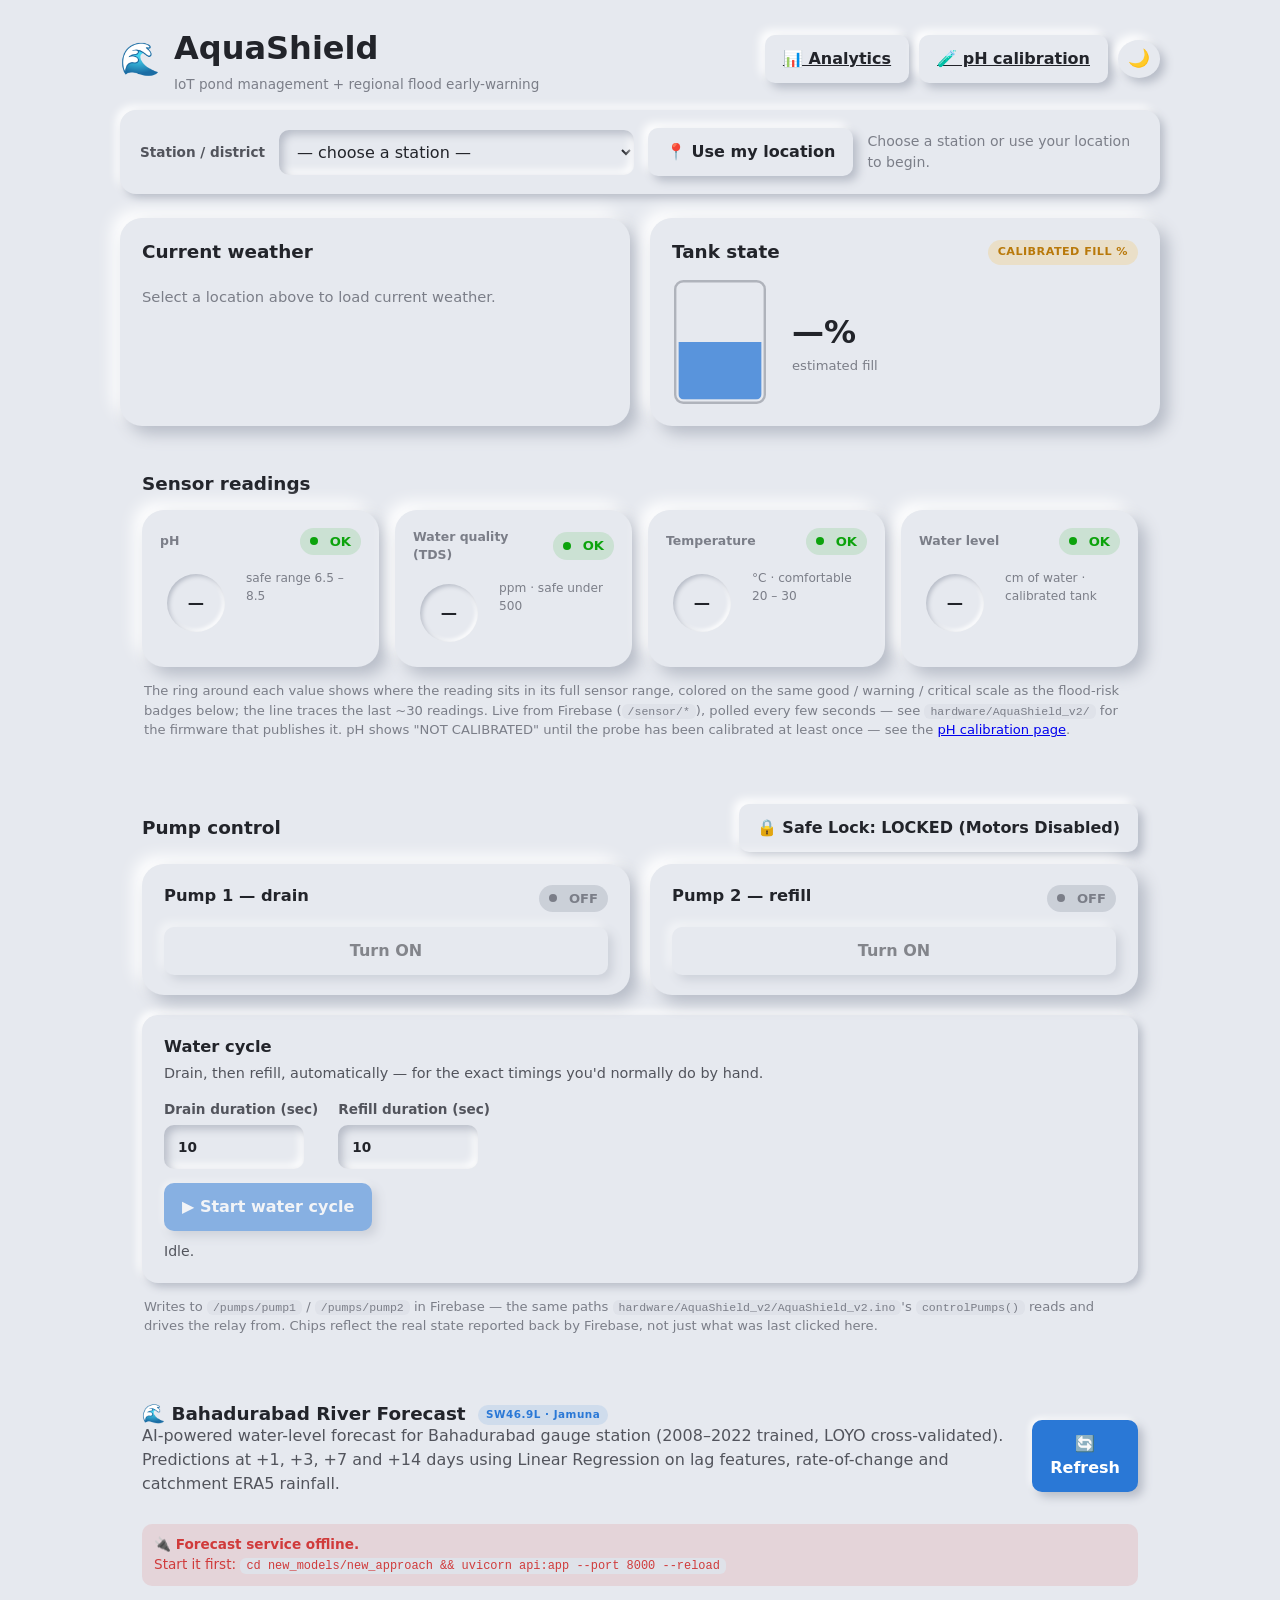
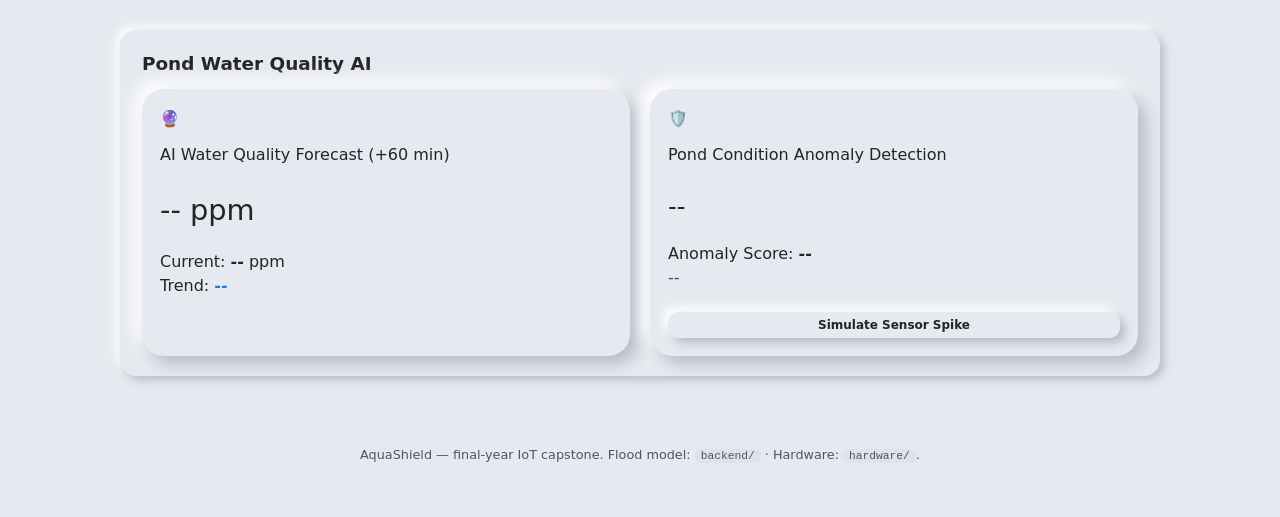
<file: AquaShield_Vercel_Deploy/index.html>
<!DOCTYPE html>
<html lang="en">
<head>
<meta charset="UTF-8">
<meta name="viewport" content="width=device-width, initial-scale=1.0">
<title>AquaShield — Pond Dashboard</title>
<link rel="stylesheet" href="style.css">
</head>
<body>

<header class="topbar">
  <div class="brand">
    <span class="brand-mark" aria-hidden="true">🌊</span>
    <div>
      <h1>AquaShield</h1>
      <p class="tagline">IoT pond management + regional flood early-warning</p>
    </div>
  </div>
  <div style="display:flex;align-items:center;gap:10px">
    <a href="analytics.html" class="neu-btn" title="Historical sensor trends">📊 Analytics</a>
    <a href="ph-calibration.html" class="neu-btn" title="Calibrate the pH sensor">🧪 pH calibration</a>
    <button id="themeToggle" class="neu-btn icon-btn" title="Toggle dark mode" aria-label="Toggle dark mode">
      <span id="themeIcon">🌙</span>
    </button>
  </div>
</header>

<main>

  <!-- ===================== Location bar ===================== -->
  <section class="panel location-bar" aria-label="Location">
    <div class="neu-flat location-row">
      <label for="stationSelect" class="field-label">Station / district</label>
      <select id="stationSelect" class="neu-input">
        <option value="">Loading stations…</option>
      </select>
      <button id="geoBtn" class="neu-btn">📍 Use my location</button>
      <span id="locationStatus" class="location-status">Choose a station or use your location to begin.</span>
    </div>
  </section>

  <div class="grid-2">

    <!-- ===================== Weather ===================== -->
    <section class="panel neu-raised" aria-label="Current weather">
      <h2>Current weather</h2>
      <div id="weatherBody" class="empty-state">
        Select a location above to load current weather.
      </div>
    </section>

    <!-- ===================== Tank state ===================== -->
    <section class="panel neu-raised" aria-label="Tank state">
      <div class="panel-header-row">
        <h2>Tank state</h2>
        <span class="demo-badge" title="Computed from the real water-level sensor and converted with the measured tank calibration (empty = 32.9 cm, full = 18.0 cm, usable depth 14.9 cm) — see app.js's SENSOR_EMPTY_DIST_CM / SENSOR_FULL_DIST_CM constants.">CALIBRATED FILL %</span>
      </div>
      <div class="tank-visual-wrap">
        <svg id="tankSvg" viewBox="0 0 120 160" class="tank-svg" aria-hidden="true">
          <rect x="4" y="4" width="112" height="152" rx="10" class="tank-outline"/>
          <clipPath id="tankClip">
            <rect x="8" y="8" width="104" height="144" rx="7"/>
          </clipPath>
          <rect id="tankWater" x="8" y="80" width="104" height="72" clip-path="url(#tankClip)" class="tank-water"/>
        </svg>
        <div class="tank-readout">
          <span id="tankLevelPct" class="tank-level-value">—%</span>
          <span class="tank-level-caption">estimated fill</span>
        </div>
      </div>
    </section>
  </div>

  <!-- ===================== Sensor tiles ===================== -->
  <section class="panel" aria-label="Live sensor readings">
    <div class="panel-header-row">
      <h2>Sensor readings</h2>
    </div>
    <div id="sensorAlertBanner" class="alert-banner" aria-live="polite" style="display:none"></div>

    <div class="tile-grid">
      <div class="stat-tile neu-raised" data-sensor="ph">
        <div class="stat-tile-top">
          <span class="stat-label">pH</span>
          <span id="chip-ph" class="status-chip good tile-chip"><span class="status-dot"></span>OK</span>
        </div>
        <div class="stat-tile-mid">
          <div class="gauge-ring" id="gauge-ph">
            <span id="tile-ph" class="stat-value">—</span>
          </div>
          <div class="stat-tile-info">
            <span class="stat-sub">safe range 6.5 – 8.5</span>
            <svg id="spark-ph" class="sparkline" viewBox="0 0 100 28" preserveAspectRatio="none" aria-hidden="true"><polyline points=""/></svg>
          </div>
        </div>
      </div>
      <div class="stat-tile neu-raised" data-sensor="tds">
        <div class="stat-tile-top">
          <span class="stat-label">Water quality (TDS)</span>
          <span id="chip-tds" class="status-chip good tile-chip"><span class="status-dot"></span>OK</span>
        </div>
        <div class="stat-tile-mid">
          <div class="gauge-ring" id="gauge-tds">
            <span id="tile-tds" class="stat-value">—</span>
          </div>
          <div class="stat-tile-info">
            <span class="stat-sub">ppm · safe under 500</span>
            <svg id="spark-tds" class="sparkline" viewBox="0 0 100 28" preserveAspectRatio="none" aria-hidden="true"><polyline points=""/></svg>
          </div>
        </div>
      </div>
      <div class="stat-tile neu-raised" data-sensor="temp">
        <div class="stat-tile-top">
          <span class="stat-label">Temperature</span>
          <span id="chip-temp" class="status-chip good tile-chip"><span class="status-dot"></span>OK</span>
        </div>
        <div class="stat-tile-mid">
          <div class="gauge-ring" id="gauge-temp">
            <span id="tile-temp" class="stat-value">—</span>
          </div>
          <div class="stat-tile-info">
            <span class="stat-sub">°C · comfortable 20 – 30</span>
            <svg id="spark-temp" class="sparkline" viewBox="0 0 100 28" preserveAspectRatio="none" aria-hidden="true"><polyline points=""/></svg>
          </div>
        </div>
      </div>
      <div class="stat-tile neu-raised" data-sensor="level">
        <div class="stat-tile-top">
          <span class="stat-label">Water level</span>
          <span id="chip-level" class="status-chip good tile-chip"><span class="status-dot"></span>OK</span>
        </div>
        <div class="stat-tile-mid">
          <div class="gauge-ring" id="gauge-level">
            <span id="tile-level" class="stat-value">—</span>
          </div>
          <div class="stat-tile-info">
            <span class="stat-sub">cm of water · calibrated tank</span>
            <svg id="spark-level" class="sparkline" viewBox="0 0 100 28" preserveAspectRatio="none" aria-hidden="true"><polyline points=""/></svg>
          </div>
        </div>
      </div>
    </div>
    <p class="footnote">
      The ring around each value shows where the reading sits in its full sensor range, colored on
      the same good / warning / critical scale as the flood-risk badges below; the line traces the
      last ~30 readings. Live from Firebase (<code>/sensor/*</code>), polled every few seconds — see
      <code>hardware/AquaShield_v2/</code> for the firmware that publishes it. pH shows
      "NOT CALIBRATED" until the probe has been calibrated at least once — see the
      <a href="ph-calibration.html">pH calibration page</a>.
    </p>
  </section>

  <!-- ===================== Pump control ===================== -->
  <section class="panel" aria-label="Pump control">
    <div class="panel-header-row">
      <h2>Pump control</h2>
      <button id="safetyLockBtn" class="neu-btn" type="button" title="Toggle safety lock to enable or disable motor controls">🔒 Safe Lock: LOCKED (Motors Disabled)</button>
    </div>

    <div class="grid-2">
      <div class="pump-card neu-raised">
        <div class="pump-card-head">
          <h3>Pump 1 — drain</h3>
          <span id="pump1Status" class="status-chip muted"><span class="status-dot"></span>OFF</span>
        </div>
        <button id="pump1Toggle" class="neu-btn" data-pump="1">Turn ON</button>
      </div>

      <div class="pump-card neu-raised">
        <div class="pump-card-head">
          <h3>Pump 2 — refill</h3>
          <span id="pump2Status" class="status-chip muted"><span class="status-dot"></span>OFF</span>
        </div>
        <button id="pump2Toggle" class="neu-btn" data-pump="2">Turn ON</button>
      </div>
    </div>

    <div class="neu-flat water-cycle">
      <h3>Water cycle</h3>
      <p class="model-desc">Drain, then refill, automatically — for the exact timings you'd normally do by hand.</p>

      <div class="cycle-inputs">
        <label class="field-label" for="drainSeconds">Drain duration (sec)
          <input id="drainSeconds" class="neu-input cycle-input" type="number" min="1" max="600" value="10">
        </label>
        <label class="field-label" for="refillSeconds">Refill duration (sec)
          <input id="refillSeconds" class="neu-input cycle-input" type="number" min="1" max="600" value="10">
        </label>
      </div>

      <div class="cycle-controls">
        <button id="startCycle" class="neu-btn primary">▶ Start water cycle</button>
        <button id="cancelCycle" class="neu-btn" style="display:none">■ Cancel</button>
      </div>

      <div class="cycle-progress-wrap" style="display:none" id="cycleProgressWrap">
        <div class="cycle-progress-track"><div id="cycleProgressBar" class="cycle-progress-bar"></div></div>
      </div>
      <p id="cycleStatus" class="cycle-status">Idle.</p>
    </div>

    <p class="footnote">
      Writes to <code>/pumps/pump1</code> / <code>/pumps/pump2</code> in Firebase — the same paths
      <code>hardware/AquaShield_v2/AquaShield_v2.ino</code>'s <code>controlPumps()</code> reads and
      drives the relay from. Chips reflect the real state reported back by Firebase, not just what
      was last clicked here.
    </p>
  </section>

  <!-- ===================== Bahadurabad Water-Level Forecast ===================== -->
  <section class="panel" aria-label="Bahadurabad flood forecast" id="bahadurabad-section">
    <div class="panel-header-row">
      <div>
        <h2>🌊 Bahadurabad River Forecast <span class="station-badge">SW46.9L · Jamuna</span></h2>
        <p class="section-intro">
          AI-powered water-level forecast for Bahadurabad gauge station (2008–2022 trained,
          LOYO cross-validated). Predictions at +1, +3, +7 and +14 days using Linear Regression
          on lag features, rate-of-change and catchment ERA5 rainfall.
        </p>
      </div>
      <button id="refreshForecast" class="neu-btn primary" title="Refresh forecast">
        🔄 Refresh
      </button>
    </div>

    <!-- Alert banner -->
    <div id="bhdAlertBanner" class="alert-banner" aria-live="polite" style="display:none"></div>

    <!-- Current observation row -->
    <div id="bhdObsRow" class="bhd-obs-row neu-flat" style="display:none">
      <div class="bhd-obs-item">
        <span class="bhd-obs-label">Current Level</span>
        <span class="bhd-obs-value" id="bhdCurrLevel">—</span>
        <span class="bhd-obs-unit">m PWD</span>
      </div>
      <div class="bhd-obs-item">
        <span class="bhd-obs-label">24h Change</span>
        <span class="bhd-obs-value" id="bhdDailyChange">—</span>
        <span class="bhd-obs-unit">cm</span>
      </div>
      <div class="bhd-obs-item">
        <span class="bhd-obs-label">Catchment Rain</span>
        <span class="bhd-obs-value" id="bhdRain">—</span>
        <span class="bhd-obs-unit">mm/day</span>
      </div>
      <div class="bhd-obs-item">
        <span class="bhd-obs-label">Danger Level</span>
        <span class="bhd-obs-value" style="color:var(--status-critical)">19.05</span>
        <span class="bhd-obs-unit">m PWD</span>
      </div>
      <div class="bhd-obs-item">
        <span class="bhd-obs-label">As of</span>
        <span class="bhd-obs-value" id="bhdAsOf" style="font-size:0.95rem">—</span>
        <span class="bhd-obs-unit"></span>
      </div>
    </div>

    <!-- Forecast horizon cards -->
    <div id="bhdForecastCards" class="grid-4 bhd-forecast-grid" style="display:none"></div>

    <!-- Hydrograph chart -->
    <div id="bhdChartWrap" class="neu-flat bhd-chart-wrap" style="display:none">
      <h3>Water Level Hydrograph — Past 7 Days + AI Forecast</h3>
      <div class="bhd-chart-legend">
        <span class="legend-item"><span class="legend-line observed"></span> Observed</span>
        <span class="legend-item"><span class="legend-line forecast"></span> AI Forecast</span>
        <span class="legend-item"><span class="legend-line danger"></span> Danger Level (19.05 m)</span>
      </div>
      <div class="bhd-chart-container">
        <svg id="bhdChart" class="bhd-svg" viewBox="0 0 800 220" preserveAspectRatio="xMidYMid meet"
             role="img" aria-label="Bahadurabad water level hydrograph">
          <!-- grid lines drawn by JS -->
        </svg>
      </div>
    </div>

    <!-- Bilingual advice cards -->
    <div id="bhdAdviceCards" class="bhd-advice-grid" style="display:none"></div>

    <!-- Loading / error states -->
    <div id="bhdLoading" class="empty-state">
      <span class="spinner"></span> Loading Bahadurabad forecast…
    </div>
    <div id="bhdError" class="error-box" style="display:none"></div>
  </section>

  <!-- ===================== Pond Water Quality AI (Models 2 & 3) ===================== -->
  <section class="panel neu-flat" aria-label="Pond Water Quality AI">
    <h2>Pond Water Quality AI</h2>
    <div class="grid-2">
      
      <!-- Model 2: TDS Forecast -->
      <div class="stat-tile neu-raised" id="cardTDSForecast">
        <div class="tile-icon">🔮</div>
        <div class="tile-label">AI Water Quality Forecast (+60 min)</div>
        <div class="tile-value" style="font-size: 1.8rem; margin-top: 10px;">
          <span id="tdsPredValue">--</span><span class="unit"> ppm</span>
        </div>
        <div class="tile-meta" style="margin-top: 5px;">
          Current: <strong id="tdsCurrValue">--</strong> ppm <br>
          Trend: <strong id="tdsTrend" style="color: var(--accent);">--</strong>
        </div>
      </div>

      <!-- Model 3: Anomaly Detection -->
      <div class="stat-tile neu-raised" id="cardAnomaly">
        <div class="tile-icon">🛡️</div>
        <div class="tile-label">Pond Condition Anomaly Detection</div>
        <div class="tile-value" style="font-size: 1.5rem; margin-top: 10px;" id="anomalyStatus">
          --
        </div>
        <div class="tile-meta" style="margin-top: 5px;">
          Anomaly Score: <strong id="anomalyScore">--</strong> <br>
          <span id="anomalyMsg" style="opacity: 0.8;">--</span>
        </div>
        <button id="btnTestAnomaly" class="neu-btn" style="margin-top:10px; padding: 4px 10px; font-size: 0.75rem;">Simulate Sensor Spike</button>
      </div>

    </div>
  </section>

</main>

<footer class="page-footer">
  <p>AquaShield — final-year IoT capstone. Flood model: <code>backend/</code> · Hardware: <code>hardware/</code>.</p>
</footer>

<script src="app.js"></script>
</body>
</html>
</file>
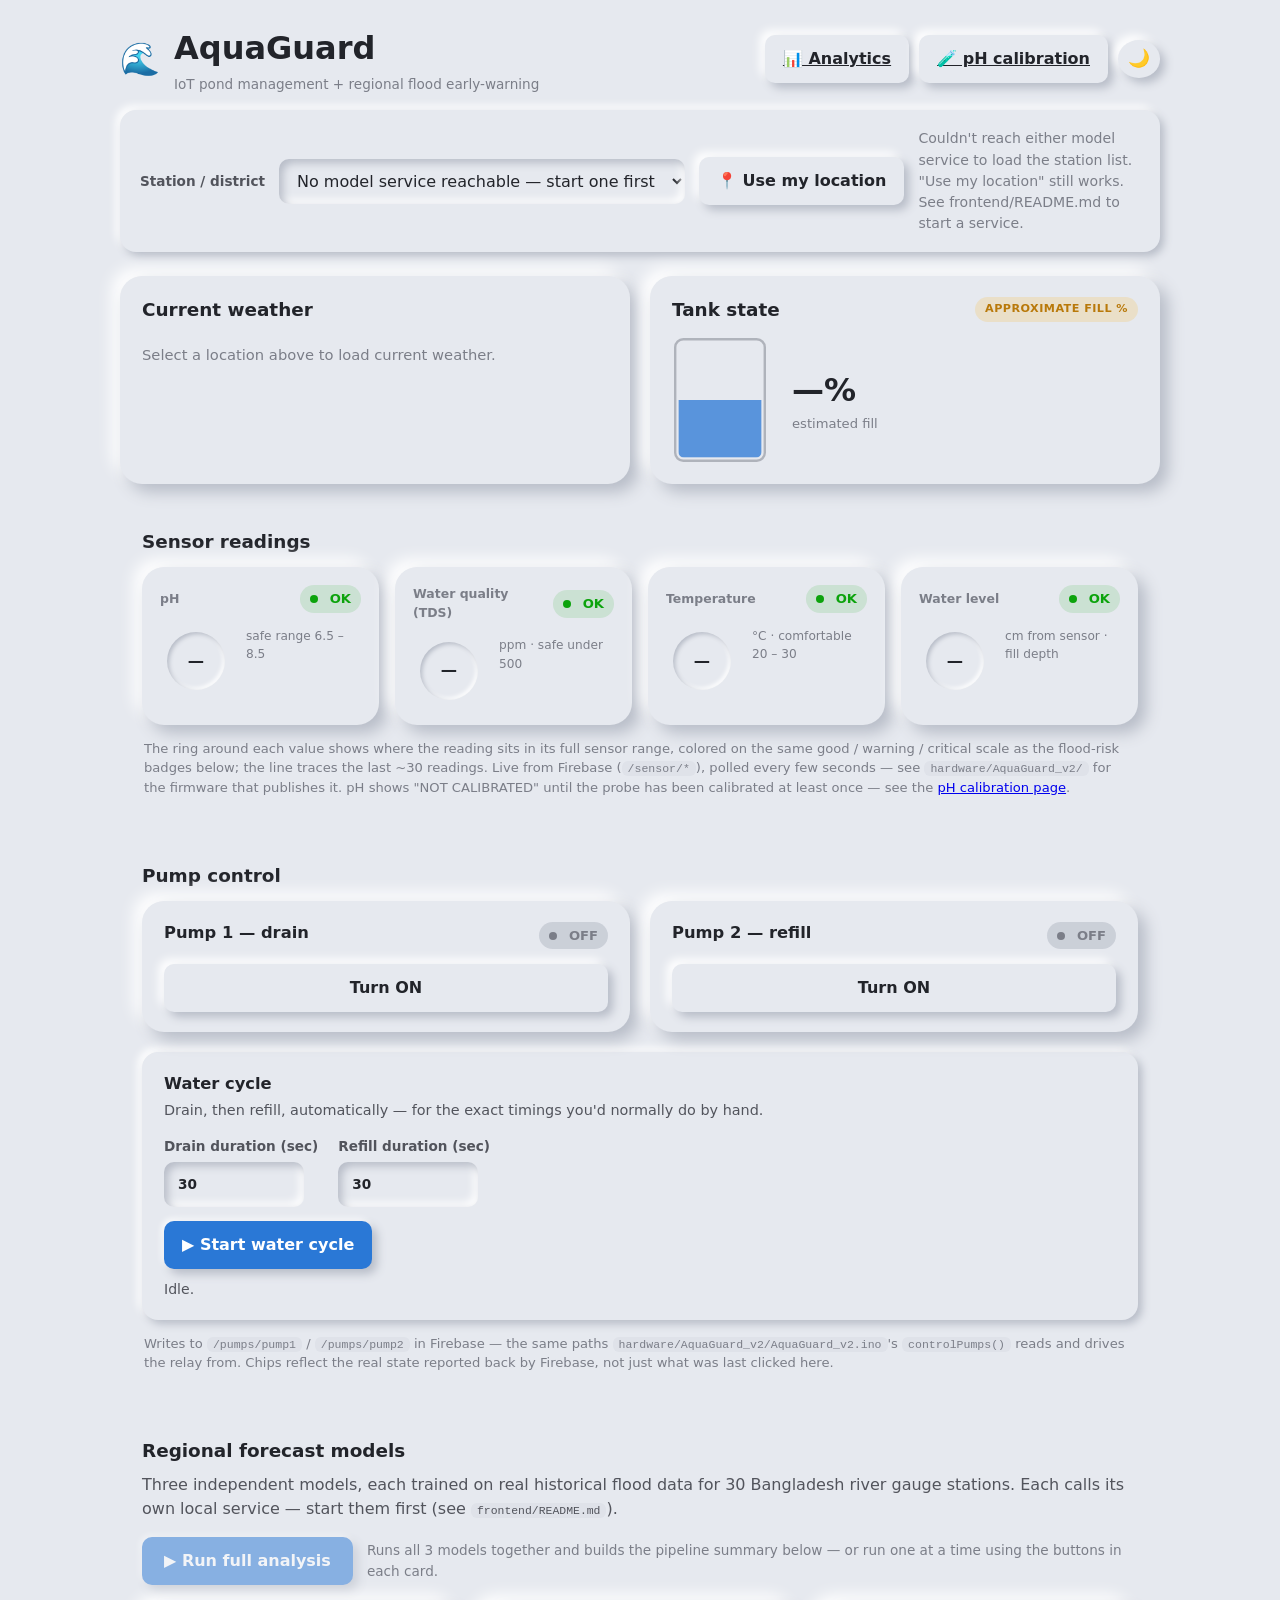
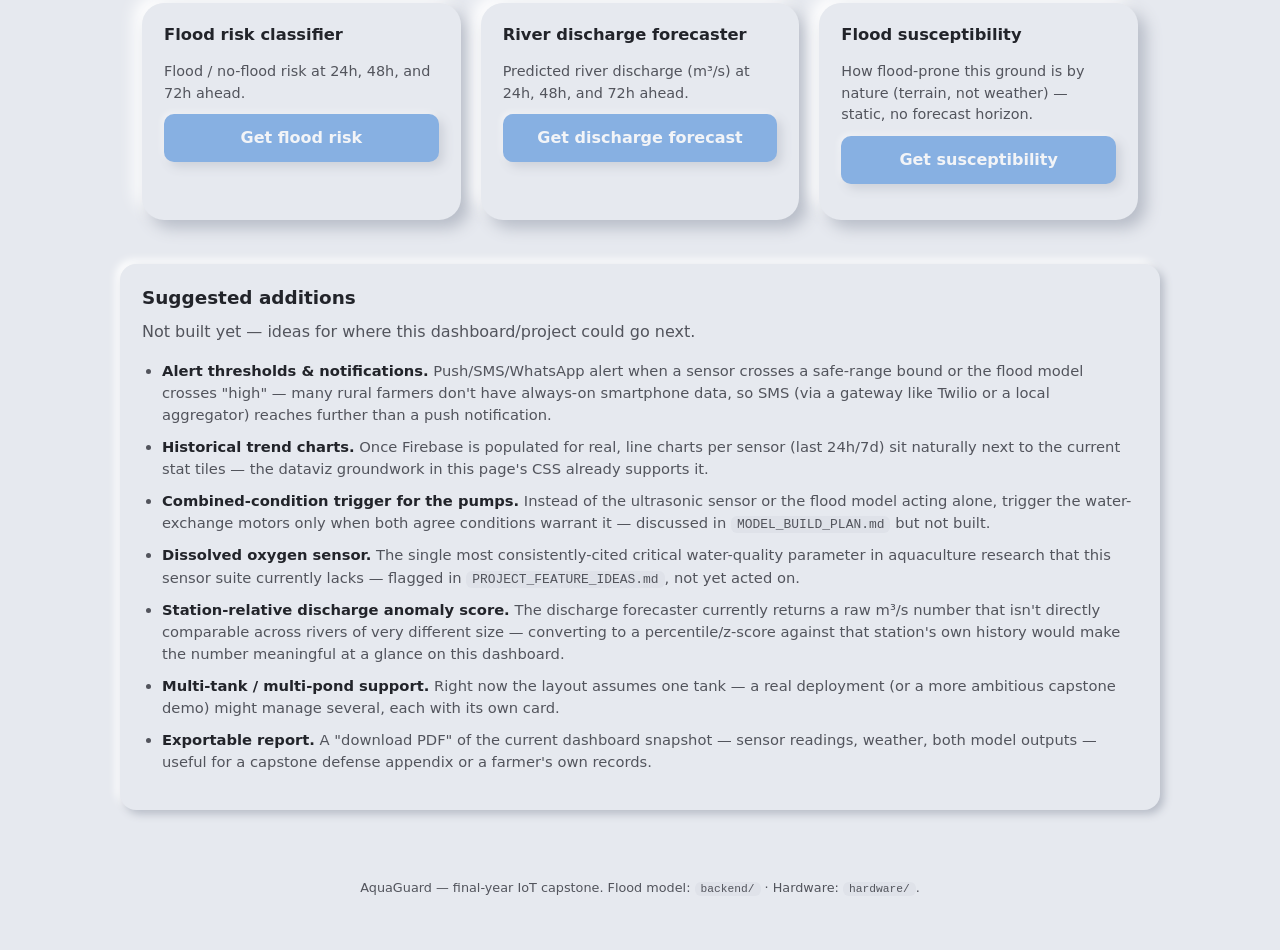
<file: frontend/index.html>
<!DOCTYPE html>
<html lang="en">
<head>
<meta charset="UTF-8">
<meta name="viewport" content="width=device-width, initial-scale=1.0">
<title>AquaGuard — Pond Dashboard</title>
<link rel="stylesheet" href="style.css">
</head>
<body>

<header class="topbar">
  <div class="brand">
    <span class="brand-mark" aria-hidden="true">🌊</span>
    <div>
      <h1>AquaGuard</h1>
      <p class="tagline">IoT pond management + regional flood early-warning</p>
    </div>
  </div>
  <div style="display:flex;align-items:center;gap:10px">
    <a href="analytics.html" class="neu-btn" title="Historical sensor trends">📊 Analytics</a>
    <a href="ph-calibration.html" class="neu-btn" title="Calibrate the pH sensor">🧪 pH calibration</a>
    <button id="themeToggle" class="neu-btn icon-btn" title="Toggle dark mode" aria-label="Toggle dark mode">
      <span id="themeIcon">🌙</span>
    </button>
  </div>
</header>

<main>

  <!-- ===================== Location bar ===================== -->
  <section class="panel location-bar" aria-label="Location">
    <div class="neu-flat location-row">
      <label for="stationSelect" class="field-label">Station / district</label>
      <select id="stationSelect" class="neu-input">
        <option value="">Loading stations…</option>
      </select>
      <button id="geoBtn" class="neu-btn">📍 Use my location</button>
      <span id="locationStatus" class="location-status">Choose a station or use your location to begin.</span>
    </div>
  </section>

  <div class="grid-2">

    <!-- ===================== Weather ===================== -->
    <section class="panel neu-raised" aria-label="Current weather">
      <h2>Current weather</h2>
      <div id="weatherBody" class="empty-state">
        Select a location above to load current weather.
      </div>
    </section>

    <!-- ===================== Tank state ===================== -->
    <section class="panel neu-raised" aria-label="Tank state">
      <div class="panel-header-row">
        <h2>Tank state</h2>
        <span class="demo-badge" title="Computed from the real water-level sensor, but the fill % assumes a placeholder tank depth (60cm) until the sensor's real mount height is measured and calibrated — see app.js's TANK_HEIGHT_CM comment.">APPROXIMATE FILL %</span>
      </div>
      <div class="tank-visual-wrap">
        <svg id="tankSvg" viewBox="0 0 120 160" class="tank-svg" aria-hidden="true">
          <rect x="4" y="4" width="112" height="152" rx="10" class="tank-outline"/>
          <clipPath id="tankClip">
            <rect x="8" y="8" width="104" height="144" rx="7"/>
          </clipPath>
          <rect id="tankWater" x="8" y="80" width="104" height="72" clip-path="url(#tankClip)" class="tank-water"/>
        </svg>
        <div class="tank-readout">
          <span id="tankLevelPct" class="tank-level-value">—%</span>
          <span class="tank-level-caption">estimated fill</span>
        </div>
      </div>
    </section>
  </div>

  <!-- ===================== Sensor tiles ===================== -->
  <section class="panel" aria-label="Live sensor readings">
    <div class="panel-header-row">
      <h2>Sensor readings</h2>
    </div>
    <div id="sensorAlertBanner" class="alert-banner" aria-live="polite" style="display:none"></div>

    <div class="tile-grid">
      <div class="stat-tile neu-raised" data-sensor="ph">
        <div class="stat-tile-top">
          <span class="stat-label">pH</span>
          <span id="chip-ph" class="status-chip good tile-chip"><span class="status-dot"></span>OK</span>
        </div>
        <div class="stat-tile-mid">
          <div class="gauge-ring" id="gauge-ph">
            <span id="tile-ph" class="stat-value">—</span>
          </div>
          <div class="stat-tile-info">
            <span class="stat-sub">safe range 6.5 – 8.5</span>
            <svg id="spark-ph" class="sparkline" viewBox="0 0 100 28" preserveAspectRatio="none" aria-hidden="true"><polyline points=""/></svg>
          </div>
        </div>
      </div>
      <div class="stat-tile neu-raised" data-sensor="tds">
        <div class="stat-tile-top">
          <span class="stat-label">Water quality (TDS)</span>
          <span id="chip-tds" class="status-chip good tile-chip"><span class="status-dot"></span>OK</span>
        </div>
        <div class="stat-tile-mid">
          <div class="gauge-ring" id="gauge-tds">
            <span id="tile-tds" class="stat-value">—</span>
          </div>
          <div class="stat-tile-info">
            <span class="stat-sub">ppm · safe under 500</span>
            <svg id="spark-tds" class="sparkline" viewBox="0 0 100 28" preserveAspectRatio="none" aria-hidden="true"><polyline points=""/></svg>
          </div>
        </div>
      </div>
      <div class="stat-tile neu-raised" data-sensor="temp">
        <div class="stat-tile-top">
          <span class="stat-label">Temperature</span>
          <span id="chip-temp" class="status-chip good tile-chip"><span class="status-dot"></span>OK</span>
        </div>
        <div class="stat-tile-mid">
          <div class="gauge-ring" id="gauge-temp">
            <span id="tile-temp" class="stat-value">—</span>
          </div>
          <div class="stat-tile-info">
            <span class="stat-sub">°C · comfortable 20 – 30</span>
            <svg id="spark-temp" class="sparkline" viewBox="0 0 100 28" preserveAspectRatio="none" aria-hidden="true"><polyline points=""/></svg>
          </div>
        </div>
      </div>
      <div class="stat-tile neu-raised" data-sensor="level">
        <div class="stat-tile-top">
          <span class="stat-label">Water level</span>
          <span id="chip-level" class="status-chip good tile-chip"><span class="status-dot"></span>OK</span>
        </div>
        <div class="stat-tile-mid">
          <div class="gauge-ring" id="gauge-level">
            <span id="tile-level" class="stat-value">—</span>
          </div>
          <div class="stat-tile-info">
            <span class="stat-sub">cm from sensor · fill depth</span>
            <svg id="spark-level" class="sparkline" viewBox="0 0 100 28" preserveAspectRatio="none" aria-hidden="true"><polyline points=""/></svg>
          </div>
        </div>
      </div>
    </div>
    <p class="footnote">
      The ring around each value shows where the reading sits in its full sensor range, colored on
      the same good / warning / critical scale as the flood-risk badges below; the line traces the
      last ~30 readings. Live from Firebase (<code>/sensor/*</code>), polled every few seconds — see
      <code>hardware/AquaGuard_v2/</code> for the firmware that publishes it. pH shows
      "NOT CALIBRATED" until the probe has been calibrated at least once — see the
      <a href="ph-calibration.html">pH calibration page</a>.
    </p>
  </section>

  <!-- ===================== Pump control ===================== -->
  <section class="panel" aria-label="Pump control">
    <div class="panel-header-row">
      <h2>Pump control</h2>
    </div>

    <div class="grid-2">
      <div class="pump-card neu-raised">
        <div class="pump-card-head">
          <h3>Pump 1 — drain</h3>
          <span id="pump1Status" class="status-chip muted"><span class="status-dot"></span>OFF</span>
        </div>
        <button id="pump1Toggle" class="neu-btn" data-pump="1">Turn ON</button>
      </div>

      <div class="pump-card neu-raised">
        <div class="pump-card-head">
          <h3>Pump 2 — refill</h3>
          <span id="pump2Status" class="status-chip muted"><span class="status-dot"></span>OFF</span>
        </div>
        <button id="pump2Toggle" class="neu-btn" data-pump="2">Turn ON</button>
      </div>
    </div>

    <div class="neu-flat water-cycle">
      <h3>Water cycle</h3>
      <p class="model-desc">Drain, then refill, automatically — for the exact timings you'd normally do by hand.</p>

      <div class="cycle-inputs">
        <label class="field-label" for="drainSeconds">Drain duration (sec)
          <input id="drainSeconds" class="neu-input cycle-input" type="number" min="1" max="600" value="30">
        </label>
        <label class="field-label" for="refillSeconds">Refill duration (sec)
          <input id="refillSeconds" class="neu-input cycle-input" type="number" min="1" max="600" value="30">
        </label>
      </div>

      <div class="cycle-controls">
        <button id="startCycle" class="neu-btn primary">▶ Start water cycle</button>
        <button id="cancelCycle" class="neu-btn" style="display:none">■ Cancel</button>
      </div>

      <div class="cycle-progress-wrap" style="display:none" id="cycleProgressWrap">
        <div class="cycle-progress-track"><div id="cycleProgressBar" class="cycle-progress-bar"></div></div>
      </div>
      <p id="cycleStatus" class="cycle-status">Idle.</p>
    </div>

    <p class="footnote">
      Writes to <code>/pumps/pump1</code> / <code>/pumps/pump2</code> in Firebase — the same paths
      <code>hardware/AquaGuard_v2/AquaGuard_v2.ino</code>'s <code>controlPumps()</code> reads and
      drives the relay from. Chips reflect the real state reported back by Firebase, not just what
      was last clicked here.
    </p>
  </section>

  <!-- ===================== Models ===================== -->
  <section class="panel" aria-label="Prediction models">
    <h2>Regional forecast models</h2>
    <p class="section-intro">
      Three independent models, each trained on real historical flood data for 30 Bangladesh river
      gauge stations. Each calls its own local service — start them first (see
      <code>frontend/README.md</code>).
    </p>

    <div class="run-all-row">
      <button id="runAllModels" class="neu-btn primary run-all-btn" disabled>▶ Run full analysis</button>
      <span class="run-all-hint">Runs all 3 models together and builds the pipeline summary below — or run one at a time using the buttons in each card.</span>
    </div>

    <div class="grid-3">
      <!-- Flood risk classifier -->
      <div class="model-card neu-raised">
        <h3>Flood risk classifier</h3>
        <p class="model-desc">Flood / no-flood risk at 24h, 48h, and 72h ahead.</p>
        <button id="runClassifier" class="neu-btn primary" disabled>Get flood risk</button>
        <div id="classifierResult" class="model-result"></div>
      </div>

      <!-- Discharge forecaster -->
      <div class="model-card neu-raised">
        <h3>River discharge forecaster</h3>
        <p class="model-desc">Predicted river discharge (m³/s) at 24h, 48h, and 72h ahead.</p>
        <button id="runDischarge" class="neu-btn primary" disabled>Get discharge forecast</button>
        <div id="dischargeResult" class="model-result"></div>
      </div>

      <!-- Flood susceptibility -->
      <div class="model-card neu-raised">
        <h3>Flood susceptibility</h3>
        <p class="model-desc">How flood-prone this ground is by nature (terrain, not weather) — static, no forecast horizon.</p>
        <button id="runSusceptibility" class="neu-btn primary" disabled>Get susceptibility</button>
        <div id="susceptibilityResult" class="model-result"></div>
      </div>
    </div>

    <div id="combinedRiskWrap" class="neu-flat combined-risk" style="display:none">
      <h3>Pipeline summary</h3>
      <p class="model-desc">
        All 3 models feed into this: the discharge forecaster's own prediction is a live input to the
        flood-risk classifier, and this panel states what each model actually found in plain terms —
        not a single pre-judged verdict — so you can weigh the facts yourself. Run the flood risk and
        susceptibility models above for this to appear.
      </p>
      <div id="combinedRiskResult" class="model-result"></div>
    </div>
  </section>

  <!-- ===================== Suggested features ===================== -->
  <section class="panel neu-flat" aria-label="Suggested additions">
    <h2>Suggested additions</h2>
    <p class="section-intro">Not built yet — ideas for where this dashboard/project could go next.</p>
    <ul class="idea-list">
      <li><strong>Alert thresholds & notifications.</strong> Push/SMS/WhatsApp alert when a sensor crosses a safe-range bound or the flood model crosses "high" — many rural farmers don't have always-on smartphone data, so SMS (via a gateway like Twilio or a local aggregator) reaches further than a push notification.</li>
      <li><strong>Historical trend charts.</strong> Once Firebase is populated for real, line charts per sensor (last 24h/7d) sit naturally next to the current stat tiles — the dataviz groundwork in this page's CSS already supports it.</li>
      <li><strong>Combined-condition trigger for the pumps.</strong> Instead of the ultrasonic sensor or the flood model acting alone, trigger the water-exchange motors only when both agree conditions warrant it — discussed in <code>MODEL_BUILD_PLAN.md</code> but not built.</li>
      <li><strong>Dissolved oxygen sensor.</strong> The single most consistently-cited critical water-quality parameter in aquaculture research that this sensor suite currently lacks — flagged in <code>PROJECT_FEATURE_IDEAS.md</code>, not yet acted on.</li>
      <li><strong>Station-relative discharge anomaly score.</strong> The discharge forecaster currently returns a raw m³/s number that isn't directly comparable across rivers of very different size — converting to a percentile/z-score against that station's own history would make the number meaningful at a glance on this dashboard.</li>
      <li><strong>Multi-tank / multi-pond support.</strong> Right now the layout assumes one tank — a real deployment (or a more ambitious capstone demo) might manage several, each with its own card.</li>
      <li><strong>Exportable report.</strong> A "download PDF" of the current dashboard snapshot — sensor readings, weather, both model outputs — useful for a capstone defense appendix or a farmer's own records.</li>
    </ul>
  </section>

</main>

<footer class="page-footer">
  <p>AquaGuard — final-year IoT capstone. Flood model: <code>backend/</code> · Hardware: <code>hardware/</code>.</p>
</footer>

<script src="app.js"></script>
</body>
</html>
</file>
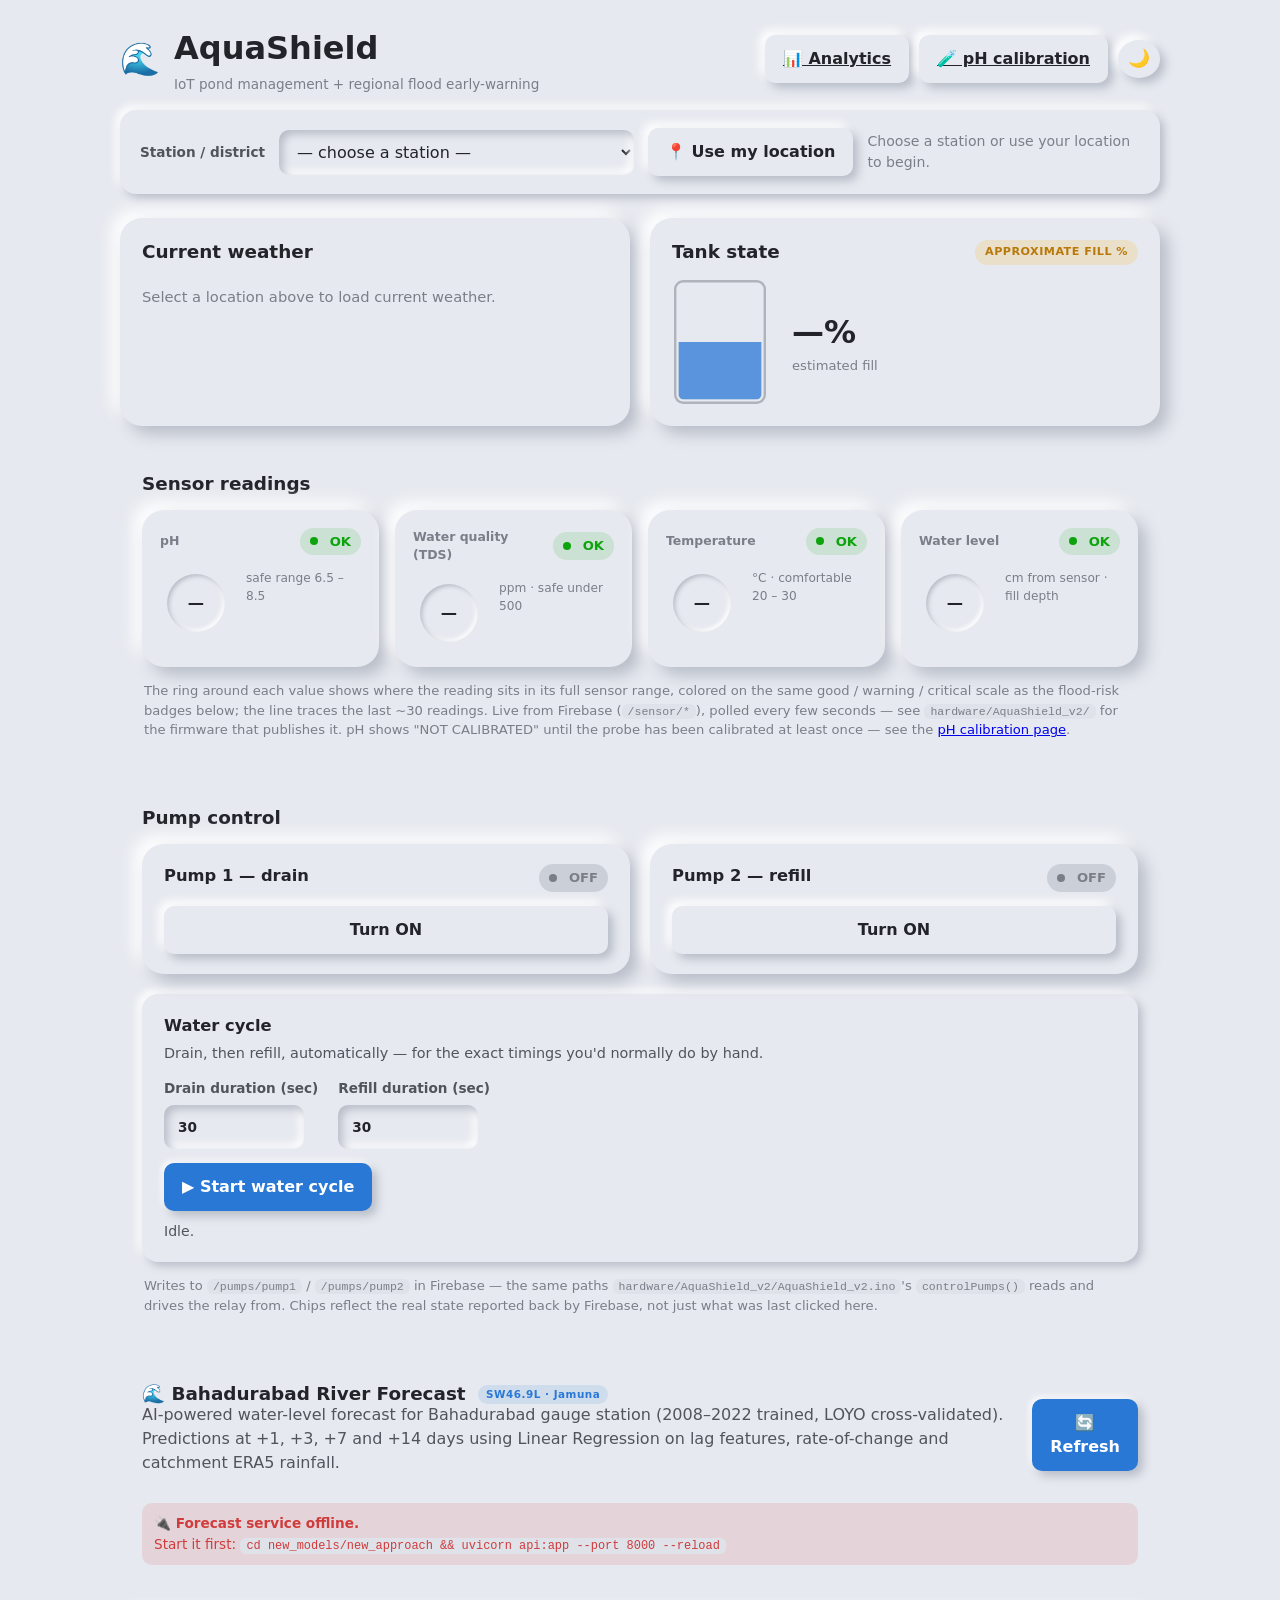
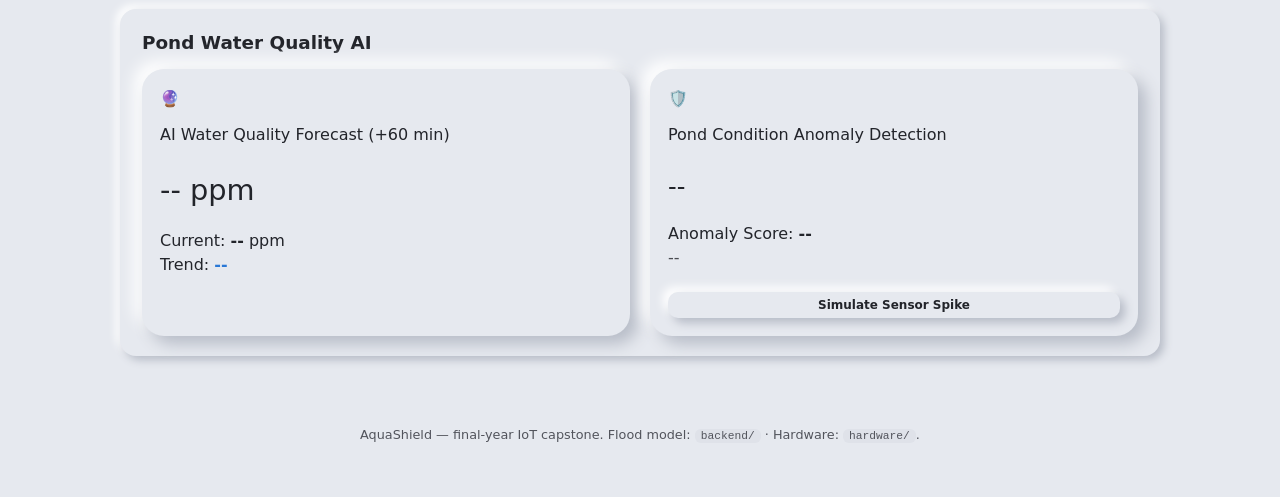
<file: AquaGuard_Final_Release/software/frontend/index.html>
<!DOCTYPE html>
<html lang="en">
<head>
<meta charset="UTF-8">
<meta name="viewport" content="width=device-width, initial-scale=1.0">
<title>AquaShield — Pond Dashboard</title>
<link rel="stylesheet" href="style.css">
</head>
<body>

<header class="topbar">
  <div class="brand">
    <span class="brand-mark" aria-hidden="true">🌊</span>
    <div>
      <h1>AquaShield</h1>
      <p class="tagline">IoT pond management + regional flood early-warning</p>
    </div>
  </div>
  <div style="display:flex;align-items:center;gap:10px">
    <a href="analytics.html" class="neu-btn" title="Historical sensor trends">📊 Analytics</a>
    <a href="ph-calibration.html" class="neu-btn" title="Calibrate the pH sensor">🧪 pH calibration</a>
    <button id="themeToggle" class="neu-btn icon-btn" title="Toggle dark mode" aria-label="Toggle dark mode">
      <span id="themeIcon">🌙</span>
    </button>
  </div>
</header>

<main>

  <!-- ===================== Location bar ===================== -->
  <section class="panel location-bar" aria-label="Location">
    <div class="neu-flat location-row">
      <label for="stationSelect" class="field-label">Station / district</label>
      <select id="stationSelect" class="neu-input">
        <option value="">Loading stations…</option>
      </select>
      <button id="geoBtn" class="neu-btn">📍 Use my location</button>
      <span id="locationStatus" class="location-status">Choose a station or use your location to begin.</span>
    </div>
  </section>

  <div class="grid-2">

    <!-- ===================== Weather ===================== -->
    <section class="panel neu-raised" aria-label="Current weather">
      <h2>Current weather</h2>
      <div id="weatherBody" class="empty-state">
        Select a location above to load current weather.
      </div>
    </section>

    <!-- ===================== Tank state ===================== -->
    <section class="panel neu-raised" aria-label="Tank state">
      <div class="panel-header-row">
        <h2>Tank state</h2>
        <span class="demo-badge" title="Computed from the real water-level sensor, but the fill % assumes a placeholder tank depth (60cm) until the sensor's real mount height is measured and calibrated — see app.js's TANK_HEIGHT_CM comment.">APPROXIMATE FILL %</span>
      </div>
      <div class="tank-visual-wrap">
        <svg id="tankSvg" viewBox="0 0 120 160" class="tank-svg" aria-hidden="true">
          <rect x="4" y="4" width="112" height="152" rx="10" class="tank-outline"/>
          <clipPath id="tankClip">
            <rect x="8" y="8" width="104" height="144" rx="7"/>
          </clipPath>
          <rect id="tankWater" x="8" y="80" width="104" height="72" clip-path="url(#tankClip)" class="tank-water"/>
        </svg>
        <div class="tank-readout">
          <span id="tankLevelPct" class="tank-level-value">—%</span>
          <span class="tank-level-caption">estimated fill</span>
        </div>
      </div>
    </section>
  </div>

  <!-- ===================== Sensor tiles ===================== -->
  <section class="panel" aria-label="Live sensor readings">
    <div class="panel-header-row">
      <h2>Sensor readings</h2>
    </div>
    <div id="sensorAlertBanner" class="alert-banner" aria-live="polite" style="display:none"></div>

    <div class="tile-grid">
      <div class="stat-tile neu-raised" data-sensor="ph">
        <div class="stat-tile-top">
          <span class="stat-label">pH</span>
          <span id="chip-ph" class="status-chip good tile-chip"><span class="status-dot"></span>OK</span>
        </div>
        <div class="stat-tile-mid">
          <div class="gauge-ring" id="gauge-ph">
            <span id="tile-ph" class="stat-value">—</span>
          </div>
          <div class="stat-tile-info">
            <span class="stat-sub">safe range 6.5 – 8.5</span>
            <svg id="spark-ph" class="sparkline" viewBox="0 0 100 28" preserveAspectRatio="none" aria-hidden="true"><polyline points=""/></svg>
          </div>
        </div>
      </div>
      <div class="stat-tile neu-raised" data-sensor="tds">
        <div class="stat-tile-top">
          <span class="stat-label">Water quality (TDS)</span>
          <span id="chip-tds" class="status-chip good tile-chip"><span class="status-dot"></span>OK</span>
        </div>
        <div class="stat-tile-mid">
          <div class="gauge-ring" id="gauge-tds">
            <span id="tile-tds" class="stat-value">—</span>
          </div>
          <div class="stat-tile-info">
            <span class="stat-sub">ppm · safe under 500</span>
            <svg id="spark-tds" class="sparkline" viewBox="0 0 100 28" preserveAspectRatio="none" aria-hidden="true"><polyline points=""/></svg>
          </div>
        </div>
      </div>
      <div class="stat-tile neu-raised" data-sensor="temp">
        <div class="stat-tile-top">
          <span class="stat-label">Temperature</span>
          <span id="chip-temp" class="status-chip good tile-chip"><span class="status-dot"></span>OK</span>
        </div>
        <div class="stat-tile-mid">
          <div class="gauge-ring" id="gauge-temp">
            <span id="tile-temp" class="stat-value">—</span>
          </div>
          <div class="stat-tile-info">
            <span class="stat-sub">°C · comfortable 20 – 30</span>
            <svg id="spark-temp" class="sparkline" viewBox="0 0 100 28" preserveAspectRatio="none" aria-hidden="true"><polyline points=""/></svg>
          </div>
        </div>
      </div>
      <div class="stat-tile neu-raised" data-sensor="level">
        <div class="stat-tile-top">
          <span class="stat-label">Water level</span>
          <span id="chip-level" class="status-chip good tile-chip"><span class="status-dot"></span>OK</span>
        </div>
        <div class="stat-tile-mid">
          <div class="gauge-ring" id="gauge-level">
            <span id="tile-level" class="stat-value">—</span>
          </div>
          <div class="stat-tile-info">
            <span class="stat-sub">cm from sensor · fill depth</span>
            <svg id="spark-level" class="sparkline" viewBox="0 0 100 28" preserveAspectRatio="none" aria-hidden="true"><polyline points=""/></svg>
          </div>
        </div>
      </div>
    </div>
    <p class="footnote">
      The ring around each value shows where the reading sits in its full sensor range, colored on
      the same good / warning / critical scale as the flood-risk badges below; the line traces the
      last ~30 readings. Live from Firebase (<code>/sensor/*</code>), polled every few seconds — see
      <code>hardware/AquaShield_v2/</code> for the firmware that publishes it. pH shows
      "NOT CALIBRATED" until the probe has been calibrated at least once — see the
      <a href="ph-calibration.html">pH calibration page</a>.
    </p>
  </section>

  <!-- ===================== Pump control ===================== -->
  <section class="panel" aria-label="Pump control">
    <div class="panel-header-row">
      <h2>Pump control</h2>
    </div>

    <div class="grid-2">
      <div class="pump-card neu-raised">
        <div class="pump-card-head">
          <h3>Pump 1 — drain</h3>
          <span id="pump1Status" class="status-chip muted"><span class="status-dot"></span>OFF</span>
        </div>
        <button id="pump1Toggle" class="neu-btn" data-pump="1">Turn ON</button>
      </div>

      <div class="pump-card neu-raised">
        <div class="pump-card-head">
          <h3>Pump 2 — refill</h3>
          <span id="pump2Status" class="status-chip muted"><span class="status-dot"></span>OFF</span>
        </div>
        <button id="pump2Toggle" class="neu-btn" data-pump="2">Turn ON</button>
      </div>
    </div>

    <div class="neu-flat water-cycle">
      <h3>Water cycle</h3>
      <p class="model-desc">Drain, then refill, automatically — for the exact timings you'd normally do by hand.</p>

      <div class="cycle-inputs">
        <label class="field-label" for="drainSeconds">Drain duration (sec)
          <input id="drainSeconds" class="neu-input cycle-input" type="number" min="1" max="600" value="30">
        </label>
        <label class="field-label" for="refillSeconds">Refill duration (sec)
          <input id="refillSeconds" class="neu-input cycle-input" type="number" min="1" max="600" value="30">
        </label>
      </div>

      <div class="cycle-controls">
        <button id="startCycle" class="neu-btn primary">▶ Start water cycle</button>
        <button id="cancelCycle" class="neu-btn" style="display:none">■ Cancel</button>
      </div>

      <div class="cycle-progress-wrap" style="display:none" id="cycleProgressWrap">
        <div class="cycle-progress-track"><div id="cycleProgressBar" class="cycle-progress-bar"></div></div>
      </div>
      <p id="cycleStatus" class="cycle-status">Idle.</p>
    </div>

    <p class="footnote">
      Writes to <code>/pumps/pump1</code> / <code>/pumps/pump2</code> in Firebase — the same paths
      <code>hardware/AquaShield_v2/AquaShield_v2.ino</code>'s <code>controlPumps()</code> reads and
      drives the relay from. Chips reflect the real state reported back by Firebase, not just what
      was last clicked here.
    </p>
  </section>

  <!-- ===================== Bahadurabad Water-Level Forecast ===================== -->
  <section class="panel" aria-label="Bahadurabad flood forecast" id="bahadurabad-section">
    <div class="panel-header-row">
      <div>
        <h2>🌊 Bahadurabad River Forecast <span class="station-badge">SW46.9L · Jamuna</span></h2>
        <p class="section-intro">
          AI-powered water-level forecast for Bahadurabad gauge station (2008–2022 trained,
          LOYO cross-validated). Predictions at +1, +3, +7 and +14 days using Linear Regression
          on lag features, rate-of-change and catchment ERA5 rainfall.
        </p>
      </div>
      <button id="refreshForecast" class="neu-btn primary" title="Refresh forecast">
        🔄 Refresh
      </button>
    </div>

    <!-- Alert banner -->
    <div id="bhdAlertBanner" class="alert-banner" aria-live="polite" style="display:none"></div>

    <!-- Current observation row -->
    <div id="bhdObsRow" class="bhd-obs-row neu-flat" style="display:none">
      <div class="bhd-obs-item">
        <span class="bhd-obs-label">Current Level</span>
        <span class="bhd-obs-value" id="bhdCurrLevel">—</span>
        <span class="bhd-obs-unit">m PWD</span>
      </div>
      <div class="bhd-obs-item">
        <span class="bhd-obs-label">24h Change</span>
        <span class="bhd-obs-value" id="bhdDailyChange">—</span>
        <span class="bhd-obs-unit">cm</span>
      </div>
      <div class="bhd-obs-item">
        <span class="bhd-obs-label">Catchment Rain</span>
        <span class="bhd-obs-value" id="bhdRain">—</span>
        <span class="bhd-obs-unit">mm/day</span>
      </div>
      <div class="bhd-obs-item">
        <span class="bhd-obs-label">Danger Level</span>
        <span class="bhd-obs-value" style="color:var(--status-critical)">19.05</span>
        <span class="bhd-obs-unit">m PWD</span>
      </div>
      <div class="bhd-obs-item">
        <span class="bhd-obs-label">As of</span>
        <span class="bhd-obs-value" id="bhdAsOf" style="font-size:0.95rem">—</span>
        <span class="bhd-obs-unit"></span>
      </div>
    </div>

    <!-- Forecast horizon cards -->
    <div id="bhdForecastCards" class="grid-4 bhd-forecast-grid" style="display:none"></div>

    <!-- Hydrograph chart -->
    <div id="bhdChartWrap" class="neu-flat bhd-chart-wrap" style="display:none">
      <h3>Water Level Hydrograph — Past 7 Days + AI Forecast</h3>
      <div class="bhd-chart-legend">
        <span class="legend-item"><span class="legend-line observed"></span> Observed</span>
        <span class="legend-item"><span class="legend-line forecast"></span> AI Forecast</span>
        <span class="legend-item"><span class="legend-line danger"></span> Danger Level (19.05 m)</span>
      </div>
      <div class="bhd-chart-container">
        <svg id="bhdChart" class="bhd-svg" viewBox="0 0 800 220" preserveAspectRatio="xMidYMid meet"
             role="img" aria-label="Bahadurabad water level hydrograph">
          <!-- grid lines drawn by JS -->
        </svg>
      </div>
    </div>

    <!-- Bilingual advice cards -->
    <div id="bhdAdviceCards" class="bhd-advice-grid" style="display:none"></div>

    <!-- Loading / error states -->
    <div id="bhdLoading" class="empty-state">
      <span class="spinner"></span> Loading Bahadurabad forecast…
    </div>
    <div id="bhdError" class="error-box" style="display:none"></div>
  </section>

  <!-- ===================== Pond Water Quality AI (Models 2 & 3) ===================== -->
  <section class="panel neu-flat" aria-label="Pond Water Quality AI">
    <h2>Pond Water Quality AI</h2>
    <div class="grid-2">
      
      <!-- Model 2: TDS Forecast -->
      <div class="stat-tile neu-raised" id="cardTDSForecast">
        <div class="tile-icon">🔮</div>
        <div class="tile-label">AI Water Quality Forecast (+60 min)</div>
        <div class="tile-value" style="font-size: 1.8rem; margin-top: 10px;">
          <span id="tdsPredValue">--</span><span class="unit"> ppm</span>
        </div>
        <div class="tile-meta" style="margin-top: 5px;">
          Current: <strong id="tdsCurrValue">--</strong> ppm <br>
          Trend: <strong id="tdsTrend" style="color: var(--accent);">--</strong>
        </div>
      </div>

      <!-- Model 3: Anomaly Detection -->
      <div class="stat-tile neu-raised" id="cardAnomaly">
        <div class="tile-icon">🛡️</div>
        <div class="tile-label">Pond Condition Anomaly Detection</div>
        <div class="tile-value" style="font-size: 1.5rem; margin-top: 10px;" id="anomalyStatus">
          --
        </div>
        <div class="tile-meta" style="margin-top: 5px;">
          Anomaly Score: <strong id="anomalyScore">--</strong> <br>
          <span id="anomalyMsg" style="opacity: 0.8;">--</span>
        </div>
        <button id="btnTestAnomaly" class="neu-btn" style="margin-top:10px; padding: 4px 10px; font-size: 0.75rem;">Simulate Sensor Spike</button>
      </div>

    </div>
  </section>

</main>

<footer class="page-footer">
  <p>AquaShield — final-year IoT capstone. Flood model: <code>backend/</code> · Hardware: <code>hardware/</code>.</p>
</footer>

<script src="app.js"></script>
</body>
</html>
</file>
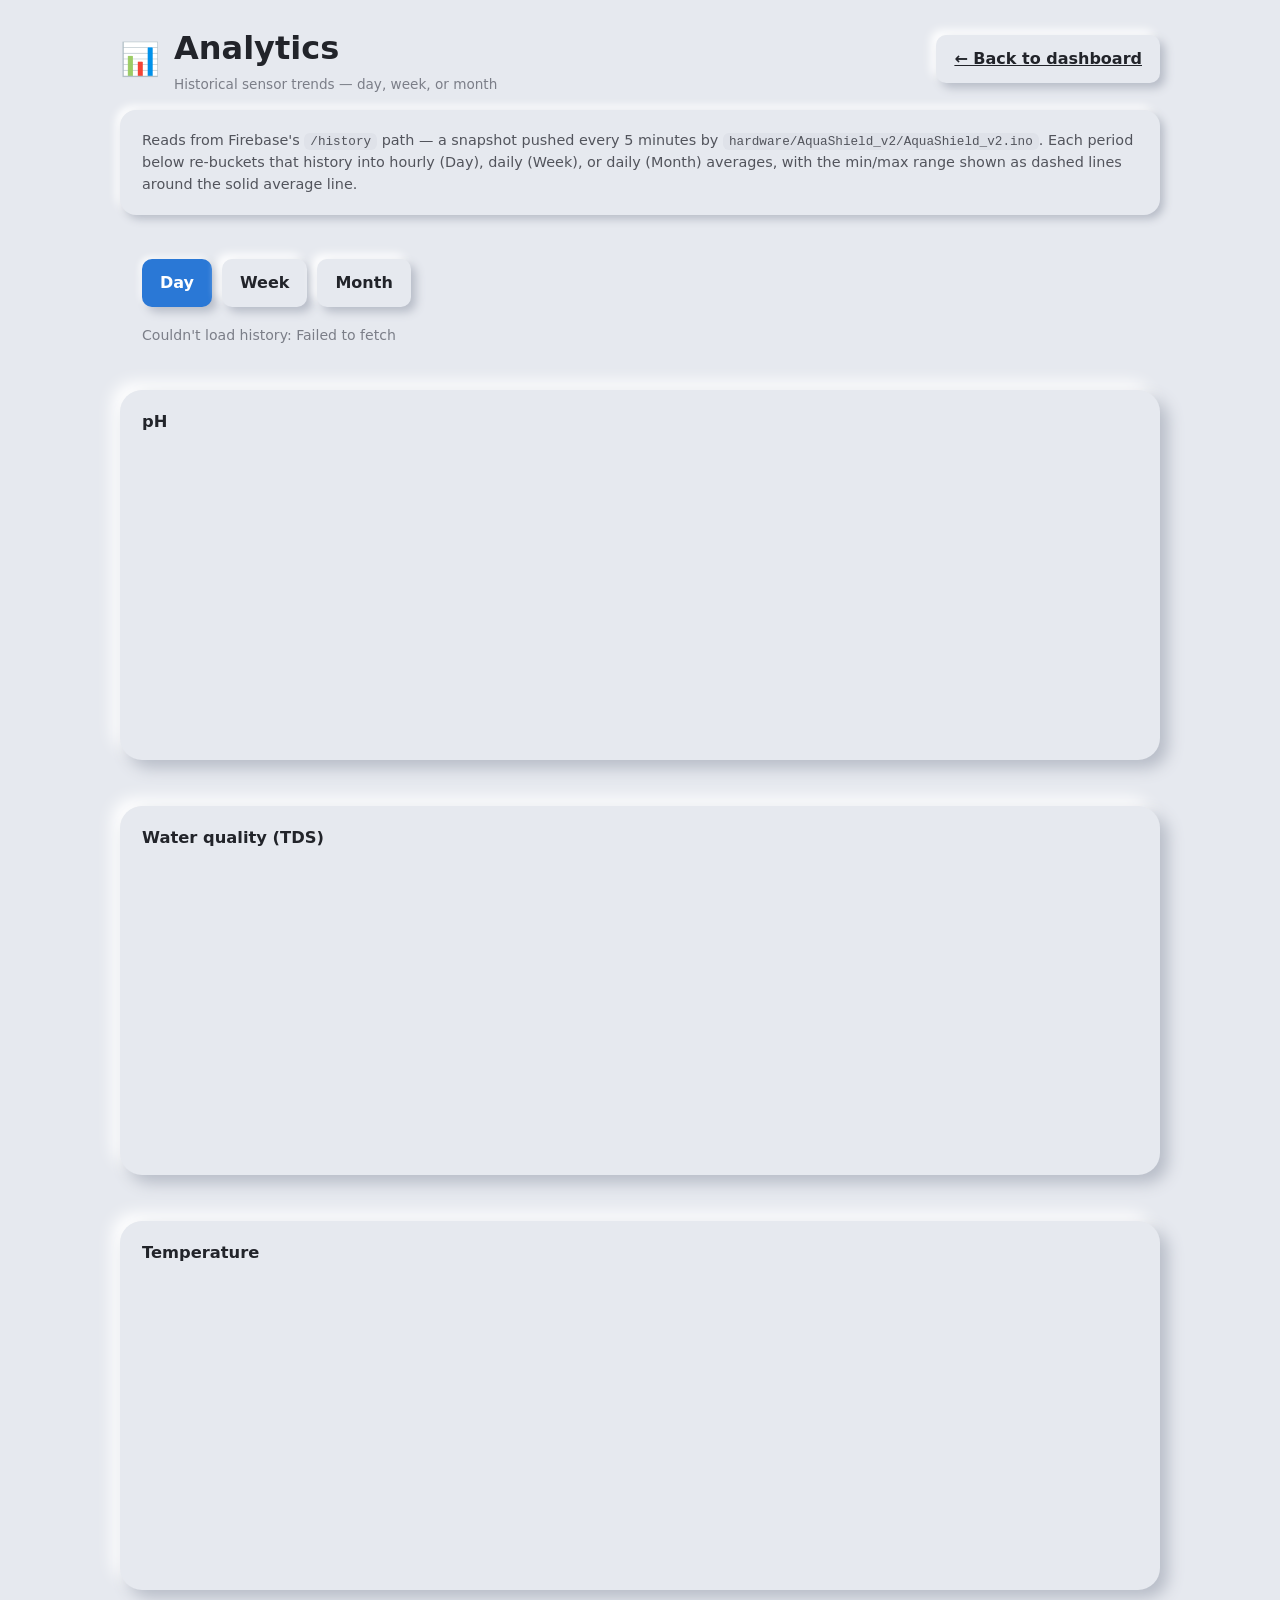
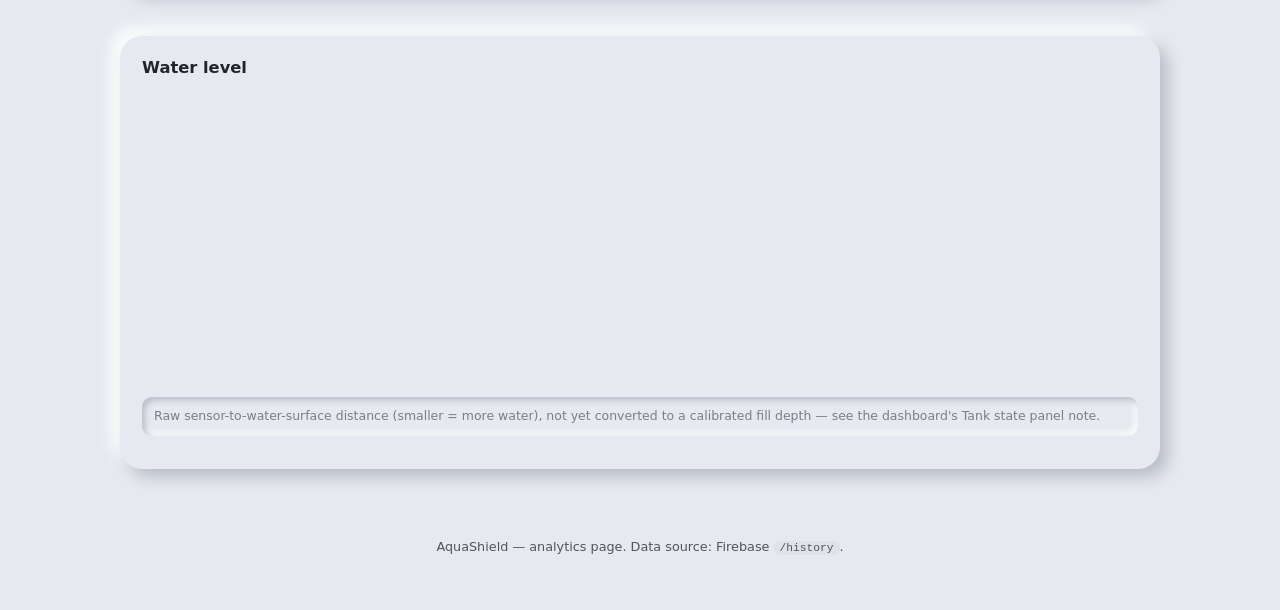
<file: AquaShield_Vercel_Deploy/analytics.html>
<!DOCTYPE html>
<html lang="en">
<head>
<meta charset="UTF-8">
<meta name="viewport" content="width=device-width, initial-scale=1.0">
<title>AquaShield — Analytics</title>
<link rel="stylesheet" href="style.css">
<style>
  .period-tabs { display: flex; gap: 10px; margin-bottom: 18px; }
  .chart-panel { margin-bottom: 22px; }
  .chart-panel:last-child { margin-bottom: 0; }
  .chart-head { display: flex; justify-content: space-between; align-items: baseline; margin-bottom: 6px; }
  .chart-head h3 { margin: 0; }
  .chart-stats { font-size: 0.85rem; color: var(--text-secondary); }
  .analytics-chart { width: 100%; height: auto; display: block; }
  .chart-avg-line { fill: none; stroke: var(--accent); stroke-width: 2.5; }
  .chart-min-line, .chart-max-line { fill: none; stroke: var(--text-muted); stroke-width: 1; stroke-dasharray: 3 3; }
  .chart-axis-text { fill: var(--text-muted); font-size: 9px; }
  .chart-empty-text { fill: var(--text-muted); font-size: 12px; }
</style>
</head>
<body>

<header class="topbar">
  <div class="brand">
    <span class="brand-mark" aria-hidden="true">📊</span>
    <div>
      <h1>Analytics</h1>
      <p class="tagline">Historical sensor trends — day, week, or month</p>
    </div>
  </div>
  <a href="index.html" class="neu-btn">← Back to dashboard</a>
</header>

<main>

  <section class="panel neu-flat" aria-label="About this page">
    <p class="model-desc">
      Reads from Firebase's <code>/history</code> path — a snapshot pushed every 5 minutes by
      <code>hardware/AquaShield_v2/AquaShield_v2.ino</code>. Each period below re-buckets that history
      into hourly (Day), daily (Week), or daily (Month) averages, with the min/max range shown as
      dashed lines around the solid average line.
    </p>
  </section>

  <section class="panel" aria-label="Period selector">
    <div class="period-tabs">
      <button id="periodDay" class="neu-btn primary" data-period="day">Day</button>
      <button id="periodWeek" class="neu-btn" data-period="week">Week</button>
      <button id="periodMonth" class="neu-btn" data-period="month">Month</button>
    </div>
    <div id="analyticsStatus" class="location-status"></div>
  </section>

  <section class="panel neu-raised chart-panel" aria-label="pH history">
    <div class="chart-head">
      <h3>pH</h3>
      <span id="stats-ph" class="chart-stats"></span>
    </div>
    <svg id="chart-ph" class="analytics-chart" viewBox="0 0 600 180" preserveAspectRatio="none"></svg>
  </section>

  <section class="panel neu-raised chart-panel" aria-label="TDS history">
    <div class="chart-head">
      <h3>Water quality (TDS)</h3>
      <span id="stats-tds" class="chart-stats"></span>
    </div>
    <svg id="chart-tds" class="analytics-chart" viewBox="0 0 600 180" preserveAspectRatio="none"></svg>
  </section>

  <section class="panel neu-raised chart-panel" aria-label="Temperature history">
    <div class="chart-head">
      <h3>Temperature</h3>
      <span id="stats-temp" class="chart-stats"></span>
    </div>
    <svg id="chart-temp" class="analytics-chart" viewBox="0 0 600 180" preserveAspectRatio="none"></svg>
  </section>

  <section class="panel neu-raised chart-panel" aria-label="Water level history">
    <div class="chart-head">
      <h3>Water level</h3>
      <span id="stats-level" class="chart-stats"></span>
    </div>
    <svg id="chart-level" class="analytics-chart" viewBox="0 0 600 180" preserveAspectRatio="none"></svg>
    <p class="honesty-note">
      Raw sensor-to-water-surface distance (smaller = more water), not yet converted to a calibrated
      fill depth — see the dashboard's Tank state panel note.
    </p>
  </section>

</main>

<footer class="page-footer">
  <p>AquaShield — analytics page. Data source: Firebase <code>/history</code>.</p>
</footer>

<script src="analytics.js"></script>
</body>
</html>
</file>
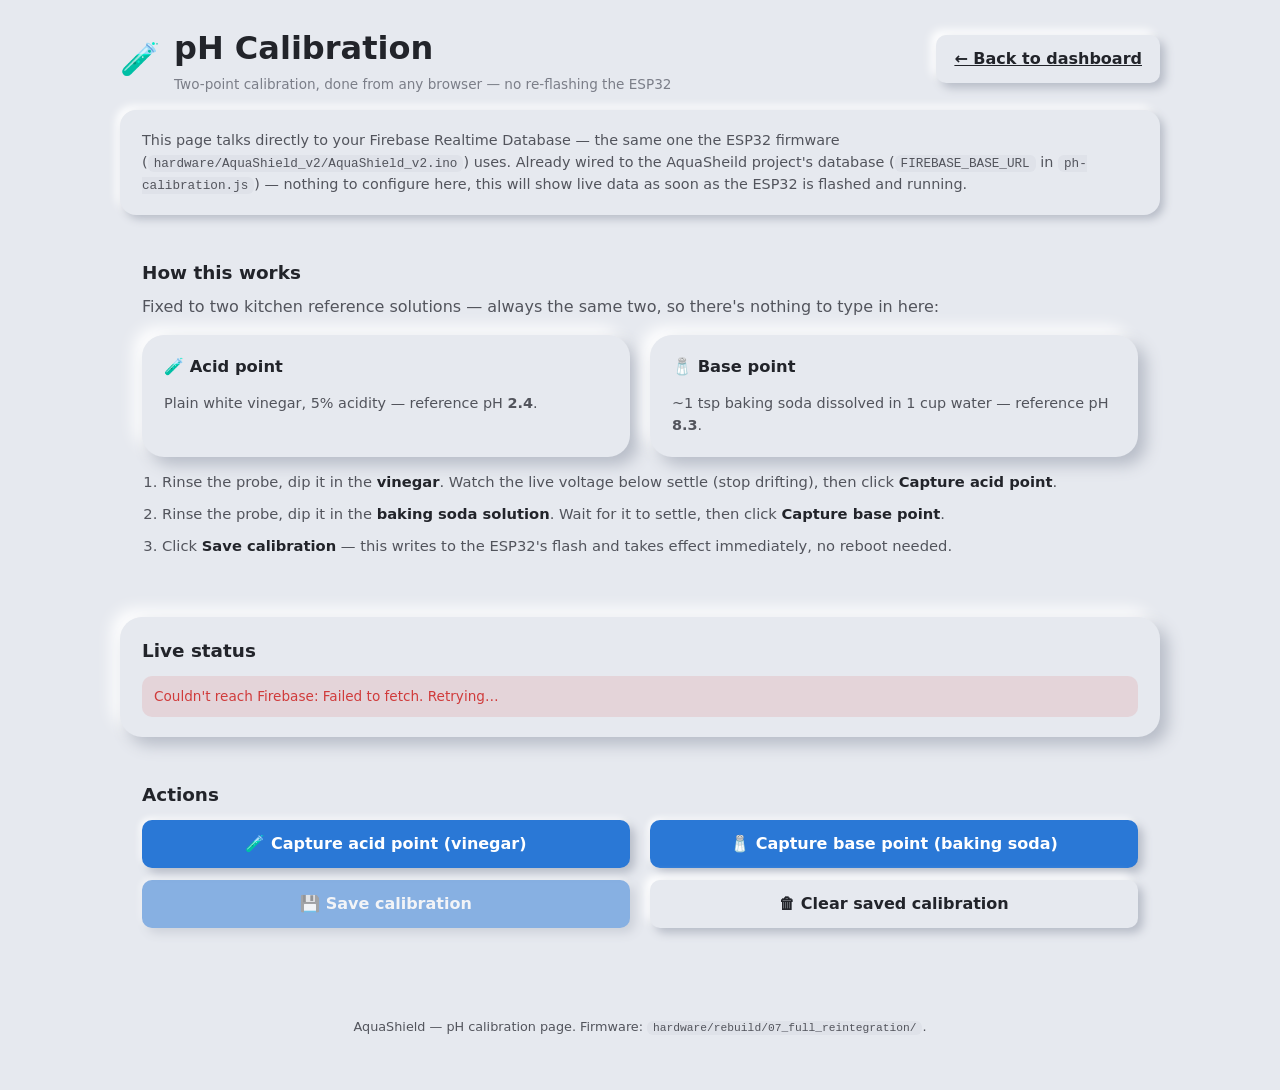
<file: AquaShield_Vercel_Deploy/ph-calibration.html>
<!DOCTYPE html>
<html lang="en">
<head>
<meta charset="UTF-8">
<meta name="viewport" content="width=device-width, initial-scale=1.0">
<title>AquaShield — pH Calibration</title>
<link rel="stylesheet" href="style.css">
</head>
<body>

<header class="topbar">
  <div class="brand">
    <span class="brand-mark" aria-hidden="true">🧪</span>
    <div>
      <h1>pH Calibration</h1>
      <p class="tagline">Two-point calibration, done from any browser — no re-flashing the ESP32</p>
    </div>
  </div>
  <a href="index.html" class="neu-btn">← Back to dashboard</a>
</header>

<main>

  <!-- ===================== Setup notice ===================== -->
  <section class="panel neu-flat" aria-label="About this page">
    <p class="model-desc">
      This page talks directly to your Firebase Realtime Database — the same one the ESP32 firmware
      (<code>hardware/AquaShield_v2/AquaShield_v2.ino</code>) uses. Already wired to the AquaSheild
      project's database (<code>FIREBASE_BASE_URL</code> in <code>ph-calibration.js</code>) — nothing
      to configure here, this will show live data as soon as the ESP32 is flashed and running.
    </p>
  </section>

  <!-- ===================== How this works ===================== -->
  <section class="panel" aria-label="How this works">
    <h2>How this works</h2>
    <p class="section-intro">
      Fixed to two kitchen reference solutions — always the same two, so there's nothing to type in
      here:
    </p>
    <div class="grid-2">
      <div class="model-card neu-raised">
        <h3>🧪 Acid point</h3>
        <p class="model-desc">Plain white vinegar, 5% acidity — reference pH <strong>2.4</strong>.</p>
      </div>
      <div class="model-card neu-raised">
        <h3>🧂 Base point</h3>
        <p class="model-desc">~1 tsp baking soda dissolved in 1 cup water — reference pH <strong>8.3</strong>.</p>
      </div>
    </div>
    <ol class="idea-list" style="margin-top:14px">
      <li>Rinse the probe, dip it in the <strong>vinegar</strong>. Watch the live voltage below settle
        (stop drifting), then click <strong>Capture acid point</strong>.</li>
      <li>Rinse the probe, dip it in the <strong>baking soda solution</strong>. Wait for it to settle,
        then click <strong>Capture base point</strong>.</li>
      <li>Click <strong>Save calibration</strong> — this writes to the ESP32's flash and takes effect
        immediately, no reboot needed.</li>
    </ol>
  </section>

  <!-- ===================== Live status ===================== -->
  <section class="panel neu-raised" aria-label="Calibration status">
    <h2>Live status</h2>
    <div id="calStatusResult" class="model-result">
      <div class="empty-state"><span class="spinner"></span>Connecting…</div>
    </div>
  </section>

  <!-- ===================== Actions ===================== -->
  <section class="panel" aria-label="Calibration actions">
    <h2>Actions</h2>
    <div class="grid-2">
      <button id="captureAcidBtn" class="neu-btn primary" disabled>🧪 Capture acid point (vinegar)</button>
      <button id="captureBaseBtn" class="neu-btn primary" disabled>🧂 Capture base point (baking soda)</button>
    </div>
    <div class="grid-2" style="margin-top:12px">
      <button id="saveCalBtn" class="neu-btn primary" disabled>💾 Save calibration</button>
      <button id="clearCalBtn" class="neu-btn" disabled>🗑 Clear saved calibration</button>
    </div>
    <p id="calActionMessage" class="honesty-note" style="margin-top:14px;display:none"></p>
  </section>

</main>

<footer class="page-footer">
  <p>AquaShield — pH calibration page. Firmware: <code>hardware/rebuild/07_full_reintegration/</code>.</p>
</footer>

<script src="ph-calibration.js"></script>
</body>
</html>
</file>
<file: AquaShield_Vercel_Deploy/style.css>
/* ==========================================================================
   AquaShield dashboard — neumorphic ("soft UI") design system
   Elements share the page background color; depth comes from a dual
   light/dark shadow pair rather than borders or contrasting fills.
   Status colors (risk badges, trends) are the one place that breaks from
   pure neumorphism on purpose — they carry real meaning and need real
   contrast, so they get a tinted wash + icon + label instead of shadow-only.
   ========================================================================== */

:root {
  color-scheme: light;

  /* Neumorphic base */
  --bg: #e6e9ef;
  --shadow-dark: #b7bcc7;
  --shadow-light: #ffffff;

  /* Ink (from dataviz palette.md, checked against this light bg) */
  --text-primary: #22242a;
  --text-secondary: #52545c;
  --text-muted: #7b7e88;

  --accent: #2a78d6;
  --accent-ink: #ffffff;

  /* Status palette — fixed, never themed (dataviz palette.md) */
  --status-good: #0ca30c;
  --status-warning: #b9790a;   /* darkened from #fab219 for light-surface text contrast */
  --status-serious: #c9552c;   /* darkened from #ec835a for light-surface text contrast */
  --status-critical: #d03b3b;

  --status-good-bg: rgba(12, 163, 12, 0.12);
  --status-warning-bg: rgba(250, 178, 25, 0.18);
  --status-serious-bg: rgba(236, 131, 90, 0.18);
  --status-critical-bg: rgba(208, 59, 59, 0.12);

  --radius-lg: 22px;
  --radius-md: 16px;
  --radius-sm: 10px;
}

@media (prefers-color-scheme: dark) {
  :root:not([data-theme="light"]) {
    color-scheme: dark;
    --bg: #262930;
    --shadow-dark: #1a1c21;
    --shadow-light: #323540;

    --text-primary: #f3f3f1;
    --text-secondary: #c3c2b7;
    --text-muted: #8b8e97;

    --accent: #3987e5;
    --accent-ink: #ffffff;

    --status-good: #0ca30c;
    --status-warning: #fab219;
    --status-serious: #ec835a;
    --status-critical: #e66767;

    --status-good-bg: rgba(12, 163, 12, 0.18);
    --status-warning-bg: rgba(250, 178, 25, 0.16);
    --status-serious-bg: rgba(236, 131, 90, 0.16);
    --status-critical-bg: rgba(230, 103, 103, 0.16);
  }
}

:root[data-theme="dark"] {
  color-scheme: dark;
  --bg: #262930;
  --shadow-dark: #1a1c21;
  --shadow-light: #323540;

  --text-primary: #f3f3f1;
  --text-secondary: #c3c2b7;
  --text-muted: #8b8e97;

  --accent: #3987e5;
  --accent-ink: #ffffff;

  --status-good: #0ca30c;
  --status-warning: #fab219;
  --status-serious: #ec835a;
  --status-critical: #e66767;

  --status-good-bg: rgba(12, 163, 12, 0.18);
  --status-warning-bg: rgba(250, 178, 25, 0.16);
  --status-serious-bg: rgba(236, 131, 90, 0.16);
  --status-critical-bg: rgba(230, 103, 103, 0.16);
}

* { box-sizing: border-box; }

body {
  margin: 0;
  background: var(--bg);
  color: var(--text-primary);
  font-family: system-ui, -apple-system, "Segoe UI", sans-serif;
  line-height: 1.5;
  transition: background 0.2s ease, color 0.2s ease;
}

main {
  max-width: 1080px;
  margin: 0 auto;
  padding: 8px 20px 48px;
  display: flex;
  flex-direction: column;
  gap: 24px;
}

h1, h2, h3 { margin: 0; font-weight: 700; }
h2 { font-size: 1.15rem; margin-bottom: 12px; }
h3 { font-size: 1.02rem; margin-bottom: 4px; }
p { color: var(--text-secondary); }
code {
  background: var(--shadow-dark);
  background: color-mix(in srgb, var(--bg) 85%, var(--shadow-dark));
  padding: 1px 6px;
  border-radius: 6px;
  font-size: 0.88em;
}

/* ---------------------------- Neumorphic primitives ---------------------------- */

.neu-raised {
  background: var(--bg);
  border-radius: var(--radius-lg);
  box-shadow: 8px 8px 16px var(--shadow-dark), -8px -8px 16px var(--shadow-light);
}

.neu-flat {
  background: var(--bg);
  border-radius: var(--radius-md);
  box-shadow: 4px 4px 8px var(--shadow-dark), -4px -4px 8px var(--shadow-light);
}

.neu-pressed {
  background: var(--bg);
  border-radius: var(--radius-md);
  box-shadow: inset 5px 5px 10px var(--shadow-dark), inset -5px -5px 10px var(--shadow-light);
}

.neu-btn {
  font: inherit;
  font-weight: 600;
  color: var(--text-primary);
  background: var(--bg);
  border: none;
  border-radius: var(--radius-sm);
  padding: 12px 18px;
  cursor: pointer;
  box-shadow: 5px 5px 10px var(--shadow-dark), -5px -5px 10px var(--shadow-light);
  transition: box-shadow 0.12s ease, transform 0.12s ease, opacity 0.12s ease;
}
.neu-btn:hover:not(:disabled) { box-shadow: 3px 3px 6px var(--shadow-dark), -3px -3px 6px var(--shadow-light); }
.neu-btn:active:not(:disabled),
.neu-btn.is-active {
  box-shadow: inset 4px 4px 8px var(--shadow-dark), inset -4px -4px 8px var(--shadow-light);
  transform: translateY(1px);
}
.neu-btn:disabled { opacity: 0.5; cursor: not-allowed; }
.neu-btn:focus-visible { outline: 2px solid var(--accent); outline-offset: 2px; }

.neu-btn.primary {
  background: var(--accent);
  color: var(--accent-ink);
  box-shadow: 5px 5px 10px var(--shadow-dark), -2px -2px 6px var(--shadow-light);
}
.neu-btn.primary:hover:not(:disabled) { filter: brightness(1.08); }

.neu-btn.warning {
  background: var(--status-warning);
  color: #ffffff;
  box-shadow: 5px 5px 10px var(--shadow-dark), -2px -2px 6px var(--shadow-light);
}
.neu-btn.warning:hover:not(:disabled) { filter: brightness(1.08); }

.icon-btn { padding: 10px; border-radius: 50%; font-size: 1.1rem; line-height: 1; }

.neu-input {
  font: inherit;
  color: var(--text-primary);
  background: var(--bg);
  border: none;
  border-radius: var(--radius-sm);
  padding: 12px 14px;
  box-shadow: inset 4px 4px 8px var(--shadow-dark), inset -4px -4px 8px var(--shadow-light);
  min-width: 220px;
}
.neu-input:focus-visible { outline: 2px solid var(--accent); outline-offset: 2px; }

/* ---------------------------- Layout ---------------------------- */

.topbar {
  max-width: 1080px;
  margin: 0 auto;
  padding: 24px 20px 8px;
  display: flex;
  align-items: center;
  justify-content: space-between;
}
.brand { display: flex; align-items: center; gap: 14px; }
.brand-mark { font-size: 2rem; }
.tagline { margin: 2px 0 0; font-size: 0.85rem; color: var(--text-muted); }

.panel { padding: 20px 22px; }
.panel > h2 { margin-top: 0; }

.panel-header-row {
  display: flex;
  align-items: center;
  justify-content: space-between;
  gap: 12px;
  margin-bottom: 12px;
}
.panel-header-row h2 { margin-bottom: 0; }

.grid-2 {
  display: grid;
  grid-template-columns: 1fr 1fr;
  gap: 20px;
}
.grid-3 {
  display: grid;
  grid-template-columns: 1fr 1fr 1fr;
  gap: 20px;
}
@media (max-width: 960px) {
  .grid-3 { grid-template-columns: 1fr 1fr; }
}
@media (max-width: 720px) {
  .grid-2, .grid-3 { grid-template-columns: 1fr; }
  .topbar { flex-direction: column; align-items: flex-start; gap: 12px; }
}

.section-intro { margin-top: -4px; }

.run-all-row {
  display: flex;
  flex-wrap: wrap;
  align-items: center;
  gap: 14px;
  margin: 4px 0 18px;
}
.run-all-btn { font-weight: 600; padding: 12px 22px; }
.run-all-hint { font-size: 0.85rem; color: var(--text-muted); flex: 1 1 220px; }
.footnote { font-size: 0.82rem; color: var(--text-muted); margin: 14px 2px 0; }

/* ---------------------------- Location bar ---------------------------- */

.location-bar { padding: 0; background: transparent; box-shadow: none; }
.location-row {
  display: flex;
  flex-wrap: wrap;
  align-items: center;
  gap: 14px;
  padding: 18px 20px;
}
.field-label { font-size: 0.85rem; font-weight: 600; color: var(--text-secondary); }
.location-status { font-size: 0.88rem; color: var(--text-muted); flex: 1 1 220px; }

/* ---------------------------- Demo badge ---------------------------- */

.demo-badge {
  font-size: 0.7rem;
  font-weight: 700;
  letter-spacing: 0.04em;
  color: var(--status-warning);
  background: var(--status-warning-bg);
  padding: 4px 10px;
  border-radius: 999px;
  white-space: nowrap;
  cursor: help;
}

/* ---------------------------- Weather ---------------------------- */

.empty-state { color: var(--text-muted); font-size: 0.92rem; padding: 8px 0; }

.weather-grid {
  display: grid;
  grid-template-columns: repeat(2, 1fr);
  gap: 12px;
}
.weather-item {
  display: flex;
  flex-direction: column;
  gap: 2px;
  padding: 12px 14px;
  border-radius: var(--radius-sm);
  box-shadow: inset 3px 3px 6px var(--shadow-dark), inset -3px -3px 6px var(--shadow-light);
}
.weather-item .w-label { font-size: 0.75rem; color: var(--text-muted); }
.weather-item .w-value { font-size: 1.3rem; font-weight: 700; font-variant-numeric: tabular-nums; }
.weather-desc { grid-column: 1 / -1; font-size: 0.95rem; color: var(--text-secondary); }

/* ---------------------------- Tank ---------------------------- */

.tank-visual-wrap { display: flex; align-items: center; gap: 24px; }
.tank-svg { width: 96px; height: 128px; flex-shrink: 0; }
.tank-outline { fill: none; stroke: var(--text-muted); stroke-width: 3; opacity: 0.5; }
.tank-water { fill: var(--accent); opacity: 0.75; transition: y 0.6s ease, height 0.6s ease; }
.tank-readout { display: flex; flex-direction: column; }
.tank-level-value { font-size: 2rem; font-weight: 700; font-variant-numeric: tabular-nums; }
.tank-level-caption { font-size: 0.82rem; color: var(--text-muted); }

/* ---------------------------- Stat tiles ---------------------------- */

.tile-grid {
  display: grid;
  grid-template-columns: repeat(4, 1fr);
  gap: 16px;
}
@media (max-width: 720px) { .tile-grid { grid-template-columns: repeat(2, 1fr); } }

.stat-tile {
  display: flex;
  flex-direction: column;
  gap: 12px;
  padding: 18px;
}
.stat-tile-top { display: flex; align-items: center; justify-content: space-between; gap: 8px; }
.stat-label { font-size: 0.78rem; font-weight: 600; color: var(--text-muted); }
.tile-chip { font-size: 0.66rem; padding: 3px 8px; flex-shrink: 0; }

.stat-value {
  font-size: 1.9rem;
  font-weight: 700;
  font-variant-numeric: tabular-nums;
  color: var(--text-primary);
}
.stat-sub { font-size: 0.76rem; color: var(--text-muted); }

/* Gauge ring — conic-gradient arc showing the reading's position in its full
   sensor range, no library. Color reuses the fixed status palette so a ring
   always means the same thing as the risk chips elsewhere on the page.
   Mirrors frontend-glass/style.css's version, swapped to this theme's own
   inset-shadow "pressed into the surface" idiom instead of a glass fill. */
.stat-tile-mid { display: flex; align-items: center; gap: 14px; }

.gauge-ring {
  position: relative;
  width: 72px;
  height: 72px;
  flex-shrink: 0;
  border-radius: 50%;
  background: conic-gradient(from -90deg, var(--gauge-color, var(--accent)) calc(var(--gauge-pct, 0) * 1%), var(--bg) 0);
  display: flex;
  align-items: center;
  justify-content: center;
  transition: background 0.4s ease;
}
.gauge-ring::before {
  content: "";
  position: absolute;
  inset: 7px;
  border-radius: 50%;
  background: var(--bg);
  box-shadow: inset 2px 2px 4px var(--shadow-dark), inset -2px -2px 4px var(--shadow-light);
}
.gauge-ring .stat-value {
  position: relative;
  z-index: 1;
  font-size: 1.02rem;
}

.stat-tile-info { display: flex; flex-direction: column; gap: 6px; min-width: 0; flex: 1; }

/* Sparkline — plain inline SVG polyline, last ~30 readings, no charting
   library. */
.sparkline { width: 100%; height: 26px; display: block; }
.sparkline polyline {
  fill: none;
  stroke: var(--accent);
  stroke-width: 2;
  stroke-linecap: round;
  stroke-linejoin: round;
  vector-effect: non-scaling-stroke;
}

/* ---------------------------- Alert banner ---------------------------- */

.alert-banner {
  display: flex;
  align-items: center;
  gap: 10px;
  padding: 10px 14px;
  border-radius: var(--radius-sm);
  font-size: 0.86rem;
  font-weight: 600;
  margin-bottom: 14px;
}
.alert-banner.warning {
  color: var(--status-warning);
  background: var(--status-warning-bg);
}
.alert-banner.critical {
  color: var(--status-critical);
  background: var(--status-critical-bg);
}

/* ---------------------------- Pump control ---------------------------- */

.pump-card { padding: 20px 22px; display: flex; flex-direction: column; gap: 14px; }
.pump-card-head { display: flex; align-items: center; justify-content: space-between; gap: 10px; }

.status-dot {
  display: inline-block;
  width: 8px; height: 8px;
  border-radius: 50%;
  background: currentColor;
  margin-right: 6px;
}
.status-chip.muted { color: var(--text-muted); background: color-mix(in srgb, var(--shadow-dark) 55%, transparent); }
.status-chip.on-pulse .status-dot { animation: pulse-dot 1.4s ease-in-out infinite; }
@keyframes pulse-dot { 0%, 100% { opacity: 1; } 50% { opacity: 0.35; } }

.water-cycle { padding: 20px 22px; margin-top: 20px; }
.water-cycle h3 { margin-bottom: 4px; }

.cycle-inputs {
  display: flex;
  flex-wrap: wrap;
  gap: 20px;
  margin: 14px 0;
}
.cycle-inputs .field-label {
  display: flex;
  flex-direction: column;
  gap: 6px;
}
.cycle-input { width: 140px; min-width: 0; }

.cycle-controls { display: flex; gap: 12px; margin-bottom: 10px; }

.cycle-progress-wrap { margin: 8px 0 4px; }
.cycle-progress-track {
  height: 10px;
  border-radius: 999px;
  box-shadow: inset 3px 3px 6px var(--shadow-dark), inset -3px -3px 6px var(--shadow-light);
  overflow: hidden;
}
.cycle-progress-bar {
  height: 100%;
  width: 0%;
  background: var(--accent);
  border-radius: 999px;
  transition: width 0.3s linear, background 0.3s ease;
}
.cycle-progress-bar.phase-refill { background: var(--status-good); }

.cycle-status { font-size: 0.88rem; color: var(--text-secondary); margin: 6px 0 0; }

/* ---------------------------- Model cards ---------------------------- */

.model-card { padding: 20px 22px; display: flex; flex-direction: column; gap: 10px; }
.model-desc { margin: 0; font-size: 0.9rem; }
.model-result { margin-top: 6px; }

.horizon-row {
  display: flex;
  align-items: center;
  justify-content: space-between;
  gap: 10px;
  padding: 10px 4px;
  border-bottom: 1px solid color-mix(in srgb, var(--shadow-dark) 60%, transparent);
}
.horizon-row:last-child { border-bottom: none; }
.horizon-label { font-weight: 600; font-size: 0.88rem; width: 44px; flex-shrink: 0; }

.status-chip {
  display: inline-flex;
  align-items: center;
  gap: 6px;
  font-size: 0.82rem;
  font-weight: 700;
  padding: 4px 10px;
  border-radius: 999px;
}
.status-chip.good { color: var(--status-good); background: var(--status-good-bg); }
.status-chip.warning { color: var(--status-warning); background: var(--status-warning-bg); }
.status-chip.serious { color: var(--status-serious); background: var(--status-serious-bg); }
.status-chip.critical { color: var(--status-critical); background: var(--status-critical-bg); }

.horizon-detail { font-size: 0.8rem; color: var(--text-muted); text-align: right; flex: 1; }

.reasoning-list { margin: 10px 0 0; padding-left: 18px; font-size: 0.85rem; color: var(--text-secondary); }
.reasoning-list li { margin-bottom: 4px; }

.honesty-note {
  margin-top: 12px;
  font-size: 0.78rem;
  color: var(--text-muted);
  padding: 10px 12px;
  border-radius: var(--radius-sm);
  box-shadow: inset 3px 3px 6px var(--shadow-dark), inset -3px -3px 6px var(--shadow-light);
}

.trend-arrow { font-weight: 700; }
.trend-arrow.rising { color: var(--status-serious); }
.trend-arrow.falling { color: var(--accent); }
.trend-arrow.steady, .trend-arrow.unknown { color: var(--text-muted); }

/* ---------------------------- Combined risk ---------------------------- */

.combined-risk { padding: 20px 22px; margin-top: 20px; }
.combined-risk h3 { margin-bottom: 4px; }

/* Pipeline summary -- deliberately plain, no color-coded severity badge.
   States the facts (classifier probability, discharge trend, terrain
   susceptibility) so the reader draws their own conclusion, rather than a
   single pre-judged LOW/MODERATE/HIGH/SEVERE word making that call for
   them. See app.js buildFactualSummary() for the full reasoning. */
.pipeline-summary {
  font-size: 1rem;
  color: var(--text-primary);
  line-height: 1.55;
  padding: 16px 18px;
  border-radius: var(--radius-md);
  margin-top: 10px;
  box-shadow: inset 3px 3px 6px var(--shadow-dark), inset -3px -3px 6px var(--shadow-light);
}

.combined-score-row {
  display: flex;
  align-items: center;
  gap: 14px;
  margin-top: 12px;
  padding: 12px 14px;
  border-radius: var(--radius-sm);
  box-shadow: inset 3px 3px 6px var(--shadow-dark), inset -3px -3px 6px var(--shadow-light);
}
.combined-score-value {
  font-size: 1.3rem;
  font-weight: 700;
  font-variant-numeric: tabular-nums;
  color: var(--text-secondary);
}
.combined-score-detail { font-size: 0.78rem; color: var(--text-muted); }

.error-box {
  font-size: 0.85rem;
  color: var(--status-critical);
  background: var(--status-critical-bg);
  padding: 10px 12px;
  border-radius: var(--radius-sm);
}

/* ---------------------------- Ideas list ---------------------------- */

.idea-list { padding-left: 20px; display: flex; flex-direction: column; gap: 10px; }
.idea-list li { color: var(--text-secondary); font-size: 0.92rem; }
.idea-list strong { color: var(--text-primary); }

/* ---------------------------- Footer ---------------------------- */

.page-footer {
  max-width: 1080px;
  margin: 0 auto;
  padding: 8px 20px 40px;
  font-size: 0.8rem;
  color: var(--text-muted);
  text-align: center;
}

/* ---------------------------- Loading ---------------------------- */

.spinner {
  display: inline-block;
  width: 14px; height: 14px;
  border: 2px solid color-mix(in srgb, var(--text-muted) 40%, transparent);
  border-top-color: var(--accent);
  border-radius: 50%;
  animation: spin 0.7s linear infinite;
  vertical-align: -2px;
  margin-right: 6px;
}
@keyframes spin { to { transform: rotate(360deg); } }

/* ==========================================================================
   Bahadurabad Water-Level Forecast Section
   ========================================================================== */

/* CSS variable used by the SVG hydrograph grid lines */
:root { --border: rgba(0,0,0,0.12); }
:root[data-theme="dark"] { --border: rgba(255,255,255,0.1); }
@media (prefers-color-scheme: dark) {
  :root:not([data-theme="light"]) { --border: rgba(255,255,255,0.1); }
}

/* Station badge in heading */
.station-badge {
  display: inline-block;
  font-size: 0.65rem;
  font-weight: 600;
  letter-spacing: 0.05em;
  color: var(--accent);
  background: color-mix(in srgb, var(--accent) 12%, transparent);
  border-radius: 20px;
  padding: 2px 8px;
  vertical-align: middle;
  margin-left: 6px;
}

/* Current observation row — 5 items in a row */
.bhd-obs-row {
  display: flex;
  gap: 12px;
  flex-wrap: wrap;
  padding: 14px 18px;
  border-radius: var(--radius-md);
  margin: 12px 0;
}
.bhd-obs-item {
  display: flex;
  flex-direction: column;
  align-items: center;
  flex: 1;
  min-width: 90px;
  gap: 2px;
}
.bhd-obs-label {
  font-size: 0.72rem;
  color: var(--text-muted);
  text-transform: uppercase;
  letter-spacing: 0.04em;
}
.bhd-obs-value {
  font-size: 1.35rem;
  font-weight: 700;
  color: var(--text-primary);
  line-height: 1.1;
}
.bhd-obs-unit {
  font-size: 0.7rem;
  color: var(--text-muted);
}

/* 4-column grid for forecast horizon cards */
.grid-4 {
  display: grid;
  grid-template-columns: repeat(4, 1fr);
  gap: 14px;
}

/* Forecast horizon cards */
.bhd-forecast-grid { margin: 12px 0; }

.bhd-forecast-card {
  border-radius: var(--radius-md);
  padding: 14px 12px;
  display: flex;
  flex-direction: column;
  gap: 6px;
  border-left: 3px solid transparent;
  transition: border-color 0.2s;
}
.bhd-forecast-card.good     { border-left-color: var(--status-good); }
.bhd-forecast-card.warning  { border-left-color: var(--status-warning); }
.bhd-forecast-card.critical { border-left-color: var(--status-critical); }

.bhd-card-header {
  display: flex;
  justify-content: space-between;
  align-items: center;
  flex-wrap: wrap;
  gap: 4px;
}
.bhd-horizon {
  font-size: 0.78rem;
  font-weight: 600;
  color: var(--text-secondary);
}
.bhd-card-level {
  font-size: 1.6rem;
  font-weight: 800;
  color: var(--text-primary);
  line-height: 1;
}
.bhd-unit {
  font-size: 0.7rem;
  font-weight: 400;
  color: var(--text-muted);
}
.bhd-above-danger {
  font-size: 0.75rem;
  font-weight: 600;
  color: var(--status-critical);
}
.bhd-below-danger {
  font-size: 0.75rem;
  font-weight: 600;
  color: var(--status-good);
}
.bhd-rmse {
  font-size: 0.68rem;
  color: var(--text-muted);
  margin-top: 2px;
}

/* Hydrograph chart wrapper */
.bhd-chart-wrap {
  border-radius: var(--radius-md);
  padding: 16px 18px;
  margin: 12px 0;
}
.bhd-chart-wrap h3 {
  margin: 0 0 8px;
  font-size: 0.92rem;
  font-weight: 600;
  color: var(--text-secondary);
}
.bhd-chart-legend {
  display: flex;
  gap: 18px;
  flex-wrap: wrap;
  margin-bottom: 10px;
}
.legend-item {
  display: flex;
  align-items: center;
  gap: 6px;
  font-size: 0.75rem;
  color: var(--text-muted);
}
.legend-line {
  display: inline-block;
  width: 28px;
  height: 3px;
  border-radius: 2px;
}
.legend-line.observed { background: var(--accent); }
.legend-line.forecast { background: #f59e0b; border-top: 2px dashed #f59e0b; }
.legend-line.danger   { background: #ef4444; }

.bhd-chart-container {
  width: 100%;
  overflow-x: auto;
}
.bhd-svg {
  width: 100%;
  height: auto;
  min-height: 160px;
  display: block;
}

/* Bilingual advice cards */
.bhd-advice-grid {
  display: grid;
  grid-template-columns: 1fr 1fr;
  gap: 14px;
  margin: 12px 0 0;
}
.bhd-advice-card {
  border-radius: var(--radius-md);
  padding: 14px 16px;
}
.bhd-advice-lang {
  font-size: 0.75rem;
  font-weight: 700;
  color: var(--text-muted);
  text-transform: uppercase;
  letter-spacing: 0.05em;
  margin-bottom: 6px;
}
.bhd-advice-text {
  margin: 0;
  font-size: 0.9rem;
  color: var(--text-secondary);
  line-height: 1.55;
}
.bhd-bengali {
  font-family: "Noto Sans Bengali", "Hind Siliguri", system-ui, sans-serif;
  font-size: 0.95rem;
}

/* Responsive — stack to 2 cols on tablet, 1 col on mobile */
@media (max-width: 900px) {
  .grid-4 { grid-template-columns: repeat(2, 1fr); }
  .bhd-advice-grid { grid-template-columns: 1fr; }
}
@media (max-width: 600px) {
  .grid-4 { grid-template-columns: 1fr 1fr; }
  .bhd-obs-item { min-width: 70px; }
}
</file>
<file: frontend/style.css>
/* ==========================================================================
   AquaGuard dashboard — neumorphic ("soft UI") design system
   Elements share the page background color; depth comes from a dual
   light/dark shadow pair rather than borders or contrasting fills.
   Status colors (risk badges, trends) are the one place that breaks from
   pure neumorphism on purpose — they carry real meaning and need real
   contrast, so they get a tinted wash + icon + label instead of shadow-only.
   ========================================================================== */

:root {
  color-scheme: light;

  /* Neumorphic base */
  --bg: #e6e9ef;
  --shadow-dark: #b7bcc7;
  --shadow-light: #ffffff;

  /* Ink (from dataviz palette.md, checked against this light bg) */
  --text-primary: #22242a;
  --text-secondary: #52545c;
  --text-muted: #7b7e88;

  --accent: #2a78d6;
  --accent-ink: #ffffff;

  /* Status palette — fixed, never themed (dataviz palette.md) */
  --status-good: #0ca30c;
  --status-warning: #b9790a;   /* darkened from #fab219 for light-surface text contrast */
  --status-serious: #c9552c;   /* darkened from #ec835a for light-surface text contrast */
  --status-critical: #d03b3b;

  --status-good-bg: rgba(12, 163, 12, 0.12);
  --status-warning-bg: rgba(250, 178, 25, 0.18);
  --status-serious-bg: rgba(236, 131, 90, 0.18);
  --status-critical-bg: rgba(208, 59, 59, 0.12);

  --radius-lg: 22px;
  --radius-md: 16px;
  --radius-sm: 10px;
}

@media (prefers-color-scheme: dark) {
  :root:not([data-theme="light"]) {
    color-scheme: dark;
    --bg: #262930;
    --shadow-dark: #1a1c21;
    --shadow-light: #323540;

    --text-primary: #f3f3f1;
    --text-secondary: #c3c2b7;
    --text-muted: #8b8e97;

    --accent: #3987e5;
    --accent-ink: #ffffff;

    --status-good: #0ca30c;
    --status-warning: #fab219;
    --status-serious: #ec835a;
    --status-critical: #e66767;

    --status-good-bg: rgba(12, 163, 12, 0.18);
    --status-warning-bg: rgba(250, 178, 25, 0.16);
    --status-serious-bg: rgba(236, 131, 90, 0.16);
    --status-critical-bg: rgba(230, 103, 103, 0.16);
  }
}

:root[data-theme="dark"] {
  color-scheme: dark;
  --bg: #262930;
  --shadow-dark: #1a1c21;
  --shadow-light: #323540;

  --text-primary: #f3f3f1;
  --text-secondary: #c3c2b7;
  --text-muted: #8b8e97;

  --accent: #3987e5;
  --accent-ink: #ffffff;

  --status-good: #0ca30c;
  --status-warning: #fab219;
  --status-serious: #ec835a;
  --status-critical: #e66767;

  --status-good-bg: rgba(12, 163, 12, 0.18);
  --status-warning-bg: rgba(250, 178, 25, 0.16);
  --status-serious-bg: rgba(236, 131, 90, 0.16);
  --status-critical-bg: rgba(230, 103, 103, 0.16);
}

* { box-sizing: border-box; }

body {
  margin: 0;
  background: var(--bg);
  color: var(--text-primary);
  font-family: system-ui, -apple-system, "Segoe UI", sans-serif;
  line-height: 1.5;
  transition: background 0.2s ease, color 0.2s ease;
}

main {
  max-width: 1080px;
  margin: 0 auto;
  padding: 8px 20px 48px;
  display: flex;
  flex-direction: column;
  gap: 24px;
}

h1, h2, h3 { margin: 0; font-weight: 700; }
h2 { font-size: 1.15rem; margin-bottom: 12px; }
h3 { font-size: 1.02rem; margin-bottom: 4px; }
p { color: var(--text-secondary); }
code {
  background: var(--shadow-dark);
  background: color-mix(in srgb, var(--bg) 85%, var(--shadow-dark));
  padding: 1px 6px;
  border-radius: 6px;
  font-size: 0.88em;
}

/* ---------------------------- Neumorphic primitives ---------------------------- */

.neu-raised {
  background: var(--bg);
  border-radius: var(--radius-lg);
  box-shadow: 8px 8px 16px var(--shadow-dark), -8px -8px 16px var(--shadow-light);
}

.neu-flat {
  background: var(--bg);
  border-radius: var(--radius-md);
  box-shadow: 4px 4px 8px var(--shadow-dark), -4px -4px 8px var(--shadow-light);
}

.neu-pressed {
  background: var(--bg);
  border-radius: var(--radius-md);
  box-shadow: inset 5px 5px 10px var(--shadow-dark), inset -5px -5px 10px var(--shadow-light);
}

.neu-btn {
  font: inherit;
  font-weight: 600;
  color: var(--text-primary);
  background: var(--bg);
  border: none;
  border-radius: var(--radius-sm);
  padding: 12px 18px;
  cursor: pointer;
  box-shadow: 5px 5px 10px var(--shadow-dark), -5px -5px 10px var(--shadow-light);
  transition: box-shadow 0.12s ease, transform 0.12s ease, opacity 0.12s ease;
}
.neu-btn:hover:not(:disabled) { box-shadow: 3px 3px 6px var(--shadow-dark), -3px -3px 6px var(--shadow-light); }
.neu-btn:active:not(:disabled),
.neu-btn.is-active {
  box-shadow: inset 4px 4px 8px var(--shadow-dark), inset -4px -4px 8px var(--shadow-light);
  transform: translateY(1px);
}
.neu-btn:disabled { opacity: 0.5; cursor: not-allowed; }
.neu-btn:focus-visible { outline: 2px solid var(--accent); outline-offset: 2px; }

.neu-btn.primary {
  background: var(--accent);
  color: var(--accent-ink);
  box-shadow: 5px 5px 10px var(--shadow-dark), -2px -2px 6px var(--shadow-light);
}
.neu-btn.primary:hover:not(:disabled) { filter: brightness(1.08); }

.icon-btn { padding: 10px; border-radius: 50%; font-size: 1.1rem; line-height: 1; }

.neu-input {
  font: inherit;
  color: var(--text-primary);
  background: var(--bg);
  border: none;
  border-radius: var(--radius-sm);
  padding: 12px 14px;
  box-shadow: inset 4px 4px 8px var(--shadow-dark), inset -4px -4px 8px var(--shadow-light);
  min-width: 220px;
}
.neu-input:focus-visible { outline: 2px solid var(--accent); outline-offset: 2px; }

/* ---------------------------- Layout ---------------------------- */

.topbar {
  max-width: 1080px;
  margin: 0 auto;
  padding: 24px 20px 8px;
  display: flex;
  align-items: center;
  justify-content: space-between;
}
.brand { display: flex; align-items: center; gap: 14px; }
.brand-mark { font-size: 2rem; }
.tagline { margin: 2px 0 0; font-size: 0.85rem; color: var(--text-muted); }

.panel { padding: 20px 22px; }
.panel > h2 { margin-top: 0; }

.panel-header-row {
  display: flex;
  align-items: center;
  justify-content: space-between;
  gap: 12px;
  margin-bottom: 12px;
}
.panel-header-row h2 { margin-bottom: 0; }

.grid-2 {
  display: grid;
  grid-template-columns: 1fr 1fr;
  gap: 20px;
}
.grid-3 {
  display: grid;
  grid-template-columns: 1fr 1fr 1fr;
  gap: 20px;
}
@media (max-width: 960px) {
  .grid-3 { grid-template-columns: 1fr 1fr; }
}
@media (max-width: 720px) {
  .grid-2, .grid-3 { grid-template-columns: 1fr; }
  .topbar { flex-direction: column; align-items: flex-start; gap: 12px; }
}

.section-intro { margin-top: -4px; }

.run-all-row {
  display: flex;
  flex-wrap: wrap;
  align-items: center;
  gap: 14px;
  margin: 4px 0 18px;
}
.run-all-btn { font-weight: 600; padding: 12px 22px; }
.run-all-hint { font-size: 0.85rem; color: var(--text-muted); flex: 1 1 220px; }
.footnote { font-size: 0.82rem; color: var(--text-muted); margin: 14px 2px 0; }

/* ---------------------------- Location bar ---------------------------- */

.location-bar { padding: 0; background: transparent; box-shadow: none; }
.location-row {
  display: flex;
  flex-wrap: wrap;
  align-items: center;
  gap: 14px;
  padding: 18px 20px;
}
.field-label { font-size: 0.85rem; font-weight: 600; color: var(--text-secondary); }
.location-status { font-size: 0.88rem; color: var(--text-muted); flex: 1 1 220px; }

/* ---------------------------- Demo badge ---------------------------- */

.demo-badge {
  font-size: 0.7rem;
  font-weight: 700;
  letter-spacing: 0.04em;
  color: var(--status-warning);
  background: var(--status-warning-bg);
  padding: 4px 10px;
  border-radius: 999px;
  white-space: nowrap;
  cursor: help;
}

/* ---------------------------- Weather ---------------------------- */

.empty-state { color: var(--text-muted); font-size: 0.92rem; padding: 8px 0; }

.weather-grid {
  display: grid;
  grid-template-columns: repeat(2, 1fr);
  gap: 12px;
}
.weather-item {
  display: flex;
  flex-direction: column;
  gap: 2px;
  padding: 12px 14px;
  border-radius: var(--radius-sm);
  box-shadow: inset 3px 3px 6px var(--shadow-dark), inset -3px -3px 6px var(--shadow-light);
}
.weather-item .w-label { font-size: 0.75rem; color: var(--text-muted); }
.weather-item .w-value { font-size: 1.3rem; font-weight: 700; font-variant-numeric: tabular-nums; }
.weather-desc { grid-column: 1 / -1; font-size: 0.95rem; color: var(--text-secondary); }

/* ---------------------------- Tank ---------------------------- */

.tank-visual-wrap { display: flex; align-items: center; gap: 24px; }
.tank-svg { width: 96px; height: 128px; flex-shrink: 0; }
.tank-outline { fill: none; stroke: var(--text-muted); stroke-width: 3; opacity: 0.5; }
.tank-water { fill: var(--accent); opacity: 0.75; transition: y 0.6s ease, height 0.6s ease; }
.tank-readout { display: flex; flex-direction: column; }
.tank-level-value { font-size: 2rem; font-weight: 700; font-variant-numeric: tabular-nums; }
.tank-level-caption { font-size: 0.82rem; color: var(--text-muted); }

/* ---------------------------- Stat tiles ---------------------------- */

.tile-grid {
  display: grid;
  grid-template-columns: repeat(4, 1fr);
  gap: 16px;
}
@media (max-width: 720px) { .tile-grid { grid-template-columns: repeat(2, 1fr); } }

.stat-tile {
  display: flex;
  flex-direction: column;
  gap: 12px;
  padding: 18px;
}
.stat-tile-top { display: flex; align-items: center; justify-content: space-between; gap: 8px; }
.stat-label { font-size: 0.78rem; font-weight: 600; color: var(--text-muted); }
.tile-chip { font-size: 0.66rem; padding: 3px 8px; flex-shrink: 0; }

.stat-value {
  font-size: 1.9rem;
  font-weight: 700;
  font-variant-numeric: tabular-nums;
  color: var(--text-primary);
}
.stat-sub { font-size: 0.76rem; color: var(--text-muted); }

/* Gauge ring — conic-gradient arc showing the reading's position in its full
   sensor range, no library. Color reuses the fixed status palette so a ring
   always means the same thing as the risk chips elsewhere on the page.
   Mirrors frontend-glass/style.css's version, swapped to this theme's own
   inset-shadow "pressed into the surface" idiom instead of a glass fill. */
.stat-tile-mid { display: flex; align-items: center; gap: 14px; }

.gauge-ring {
  position: relative;
  width: 72px;
  height: 72px;
  flex-shrink: 0;
  border-radius: 50%;
  background: conic-gradient(from -90deg, var(--gauge-color, var(--accent)) calc(var(--gauge-pct, 0) * 1%), var(--bg) 0);
  display: flex;
  align-items: center;
  justify-content: center;
  transition: background 0.4s ease;
}
.gauge-ring::before {
  content: "";
  position: absolute;
  inset: 7px;
  border-radius: 50%;
  background: var(--bg);
  box-shadow: inset 2px 2px 4px var(--shadow-dark), inset -2px -2px 4px var(--shadow-light);
}
.gauge-ring .stat-value {
  position: relative;
  z-index: 1;
  font-size: 1.02rem;
}

.stat-tile-info { display: flex; flex-direction: column; gap: 6px; min-width: 0; flex: 1; }

/* Sparkline — plain inline SVG polyline, last ~30 readings, no charting
   library. */
.sparkline { width: 100%; height: 26px; display: block; }
.sparkline polyline {
  fill: none;
  stroke: var(--accent);
  stroke-width: 2;
  stroke-linecap: round;
  stroke-linejoin: round;
  vector-effect: non-scaling-stroke;
}

/* ---------------------------- Alert banner ---------------------------- */

.alert-banner {
  display: flex;
  align-items: center;
  gap: 10px;
  padding: 10px 14px;
  border-radius: var(--radius-sm);
  font-size: 0.86rem;
  font-weight: 600;
  margin-bottom: 14px;
}
.alert-banner.warning {
  color: var(--status-warning);
  background: var(--status-warning-bg);
}
.alert-banner.critical {
  color: var(--status-critical);
  background: var(--status-critical-bg);
}

/* ---------------------------- Pump control ---------------------------- */

.pump-card { padding: 20px 22px; display: flex; flex-direction: column; gap: 14px; }
.pump-card-head { display: flex; align-items: center; justify-content: space-between; gap: 10px; }

.status-dot {
  display: inline-block;
  width: 8px; height: 8px;
  border-radius: 50%;
  background: currentColor;
  margin-right: 6px;
}
.status-chip.muted { color: var(--text-muted); background: color-mix(in srgb, var(--shadow-dark) 55%, transparent); }
.status-chip.on-pulse .status-dot { animation: pulse-dot 1.4s ease-in-out infinite; }
@keyframes pulse-dot { 0%, 100% { opacity: 1; } 50% { opacity: 0.35; } }

.water-cycle { padding: 20px 22px; margin-top: 20px; }
.water-cycle h3 { margin-bottom: 4px; }

.cycle-inputs {
  display: flex;
  flex-wrap: wrap;
  gap: 20px;
  margin: 14px 0;
}
.cycle-inputs .field-label {
  display: flex;
  flex-direction: column;
  gap: 6px;
}
.cycle-input { width: 140px; min-width: 0; }

.cycle-controls { display: flex; gap: 12px; margin-bottom: 10px; }

.cycle-progress-wrap { margin: 8px 0 4px; }
.cycle-progress-track {
  height: 10px;
  border-radius: 999px;
  box-shadow: inset 3px 3px 6px var(--shadow-dark), inset -3px -3px 6px var(--shadow-light);
  overflow: hidden;
}
.cycle-progress-bar {
  height: 100%;
  width: 0%;
  background: var(--accent);
  border-radius: 999px;
  transition: width 0.3s linear, background 0.3s ease;
}
.cycle-progress-bar.phase-refill { background: var(--status-good); }

.cycle-status { font-size: 0.88rem; color: var(--text-secondary); margin: 6px 0 0; }

/* ---------------------------- Model cards ---------------------------- */

.model-card { padding: 20px 22px; display: flex; flex-direction: column; gap: 10px; }
.model-desc { margin: 0; font-size: 0.9rem; }
.model-result { margin-top: 6px; }

.horizon-row {
  display: flex;
  align-items: center;
  justify-content: space-between;
  gap: 10px;
  padding: 10px 4px;
  border-bottom: 1px solid color-mix(in srgb, var(--shadow-dark) 60%, transparent);
}
.horizon-row:last-child { border-bottom: none; }
.horizon-label { font-weight: 600; font-size: 0.88rem; width: 44px; flex-shrink: 0; }

.status-chip {
  display: inline-flex;
  align-items: center;
  gap: 6px;
  font-size: 0.82rem;
  font-weight: 700;
  padding: 4px 10px;
  border-radius: 999px;
}
.status-chip.good { color: var(--status-good); background: var(--status-good-bg); }
.status-chip.warning { color: var(--status-warning); background: var(--status-warning-bg); }
.status-chip.serious { color: var(--status-serious); background: var(--status-serious-bg); }
.status-chip.critical { color: var(--status-critical); background: var(--status-critical-bg); }

.horizon-detail { font-size: 0.8rem; color: var(--text-muted); text-align: right; flex: 1; }

.reasoning-list { margin: 10px 0 0; padding-left: 18px; font-size: 0.85rem; color: var(--text-secondary); }
.reasoning-list li { margin-bottom: 4px; }

.honesty-note {
  margin-top: 12px;
  font-size: 0.78rem;
  color: var(--text-muted);
  padding: 10px 12px;
  border-radius: var(--radius-sm);
  box-shadow: inset 3px 3px 6px var(--shadow-dark), inset -3px -3px 6px var(--shadow-light);
}

.trend-arrow { font-weight: 700; }
.trend-arrow.rising { color: var(--status-serious); }
.trend-arrow.falling { color: var(--accent); }
.trend-arrow.steady, .trend-arrow.unknown { color: var(--text-muted); }

/* ---------------------------- Combined risk ---------------------------- */

.combined-risk { padding: 20px 22px; margin-top: 20px; }
.combined-risk h3 { margin-bottom: 4px; }

/* Pipeline summary -- deliberately plain, no color-coded severity badge.
   States the facts (classifier probability, discharge trend, terrain
   susceptibility) so the reader draws their own conclusion, rather than a
   single pre-judged LOW/MODERATE/HIGH/SEVERE word making that call for
   them. See app.js buildFactualSummary() for the full reasoning. */
.pipeline-summary {
  font-size: 1rem;
  color: var(--text-primary);
  line-height: 1.55;
  padding: 16px 18px;
  border-radius: var(--radius-md);
  margin-top: 10px;
  box-shadow: inset 3px 3px 6px var(--shadow-dark), inset -3px -3px 6px var(--shadow-light);
}

.combined-score-row {
  display: flex;
  align-items: center;
  gap: 14px;
  margin-top: 12px;
  padding: 12px 14px;
  border-radius: var(--radius-sm);
  box-shadow: inset 3px 3px 6px var(--shadow-dark), inset -3px -3px 6px var(--shadow-light);
}
.combined-score-value {
  font-size: 1.3rem;
  font-weight: 700;
  font-variant-numeric: tabular-nums;
  color: var(--text-secondary);
}
.combined-score-detail { font-size: 0.78rem; color: var(--text-muted); }

.error-box {
  font-size: 0.85rem;
  color: var(--status-critical);
  background: var(--status-critical-bg);
  padding: 10px 12px;
  border-radius: var(--radius-sm);
}

/* ---------------------------- Ideas list ---------------------------- */

.idea-list { padding-left: 20px; display: flex; flex-direction: column; gap: 10px; }
.idea-list li { color: var(--text-secondary); font-size: 0.92rem; }
.idea-list strong { color: var(--text-primary); }

/* ---------------------------- Footer ---------------------------- */

.page-footer {
  max-width: 1080px;
  margin: 0 auto;
  padding: 8px 20px 40px;
  font-size: 0.8rem;
  color: var(--text-muted);
  text-align: center;
}

/* ---------------------------- Loading ---------------------------- */

.spinner {
  display: inline-block;
  width: 14px; height: 14px;
  border: 2px solid color-mix(in srgb, var(--text-muted) 40%, transparent);
  border-top-color: var(--accent);
  border-radius: 50%;
  animation: spin 0.7s linear infinite;
  vertical-align: -2px;
  margin-right: 6px;
}
@keyframes spin { to { transform: rotate(360deg); } }
</file>
<file: AquaGuard_Final_Release/software/frontend/style.css>
/* ==========================================================================
   AquaShield dashboard — neumorphic ("soft UI") design system
   Elements share the page background color; depth comes from a dual
   light/dark shadow pair rather than borders or contrasting fills.
   Status colors (risk badges, trends) are the one place that breaks from
   pure neumorphism on purpose — they carry real meaning and need real
   contrast, so they get a tinted wash + icon + label instead of shadow-only.
   ========================================================================== */

:root {
  color-scheme: light;

  /* Neumorphic base */
  --bg: #e6e9ef;
  --shadow-dark: #b7bcc7;
  --shadow-light: #ffffff;

  /* Ink (from dataviz palette.md, checked against this light bg) */
  --text-primary: #22242a;
  --text-secondary: #52545c;
  --text-muted: #7b7e88;

  --accent: #2a78d6;
  --accent-ink: #ffffff;

  /* Status palette — fixed, never themed (dataviz palette.md) */
  --status-good: #0ca30c;
  --status-warning: #b9790a;   /* darkened from #fab219 for light-surface text contrast */
  --status-serious: #c9552c;   /* darkened from #ec835a for light-surface text contrast */
  --status-critical: #d03b3b;

  --status-good-bg: rgba(12, 163, 12, 0.12);
  --status-warning-bg: rgba(250, 178, 25, 0.18);
  --status-serious-bg: rgba(236, 131, 90, 0.18);
  --status-critical-bg: rgba(208, 59, 59, 0.12);

  --radius-lg: 22px;
  --radius-md: 16px;
  --radius-sm: 10px;
}

@media (prefers-color-scheme: dark) {
  :root:not([data-theme="light"]) {
    color-scheme: dark;
    --bg: #262930;
    --shadow-dark: #1a1c21;
    --shadow-light: #323540;

    --text-primary: #f3f3f1;
    --text-secondary: #c3c2b7;
    --text-muted: #8b8e97;

    --accent: #3987e5;
    --accent-ink: #ffffff;

    --status-good: #0ca30c;
    --status-warning: #fab219;
    --status-serious: #ec835a;
    --status-critical: #e66767;

    --status-good-bg: rgba(12, 163, 12, 0.18);
    --status-warning-bg: rgba(250, 178, 25, 0.16);
    --status-serious-bg: rgba(236, 131, 90, 0.16);
    --status-critical-bg: rgba(230, 103, 103, 0.16);
  }
}

:root[data-theme="dark"] {
  color-scheme: dark;
  --bg: #262930;
  --shadow-dark: #1a1c21;
  --shadow-light: #323540;

  --text-primary: #f3f3f1;
  --text-secondary: #c3c2b7;
  --text-muted: #8b8e97;

  --accent: #3987e5;
  --accent-ink: #ffffff;

  --status-good: #0ca30c;
  --status-warning: #fab219;
  --status-serious: #ec835a;
  --status-critical: #e66767;

  --status-good-bg: rgba(12, 163, 12, 0.18);
  --status-warning-bg: rgba(250, 178, 25, 0.16);
  --status-serious-bg: rgba(236, 131, 90, 0.16);
  --status-critical-bg: rgba(230, 103, 103, 0.16);
}

* { box-sizing: border-box; }

body {
  margin: 0;
  background: var(--bg);
  color: var(--text-primary);
  font-family: system-ui, -apple-system, "Segoe UI", sans-serif;
  line-height: 1.5;
  transition: background 0.2s ease, color 0.2s ease;
}

main {
  max-width: 1080px;
  margin: 0 auto;
  padding: 8px 20px 48px;
  display: flex;
  flex-direction: column;
  gap: 24px;
}

h1, h2, h3 { margin: 0; font-weight: 700; }
h2 { font-size: 1.15rem; margin-bottom: 12px; }
h3 { font-size: 1.02rem; margin-bottom: 4px; }
p { color: var(--text-secondary); }
code {
  background: var(--shadow-dark);
  background: color-mix(in srgb, var(--bg) 85%, var(--shadow-dark));
  padding: 1px 6px;
  border-radius: 6px;
  font-size: 0.88em;
}

/* ---------------------------- Neumorphic primitives ---------------------------- */

.neu-raised {
  background: var(--bg);
  border-radius: var(--radius-lg);
  box-shadow: 8px 8px 16px var(--shadow-dark), -8px -8px 16px var(--shadow-light);
}

.neu-flat {
  background: var(--bg);
  border-radius: var(--radius-md);
  box-shadow: 4px 4px 8px var(--shadow-dark), -4px -4px 8px var(--shadow-light);
}

.neu-pressed {
  background: var(--bg);
  border-radius: var(--radius-md);
  box-shadow: inset 5px 5px 10px var(--shadow-dark), inset -5px -5px 10px var(--shadow-light);
}

.neu-btn {
  font: inherit;
  font-weight: 600;
  color: var(--text-primary);
  background: var(--bg);
  border: none;
  border-radius: var(--radius-sm);
  padding: 12px 18px;
  cursor: pointer;
  box-shadow: 5px 5px 10px var(--shadow-dark), -5px -5px 10px var(--shadow-light);
  transition: box-shadow 0.12s ease, transform 0.12s ease, opacity 0.12s ease;
}
.neu-btn:hover:not(:disabled) { box-shadow: 3px 3px 6px var(--shadow-dark), -3px -3px 6px var(--shadow-light); }
.neu-btn:active:not(:disabled),
.neu-btn.is-active {
  box-shadow: inset 4px 4px 8px var(--shadow-dark), inset -4px -4px 8px var(--shadow-light);
  transform: translateY(1px);
}
.neu-btn:disabled { opacity: 0.5; cursor: not-allowed; }
.neu-btn:focus-visible { outline: 2px solid var(--accent); outline-offset: 2px; }

.neu-btn.primary {
  background: var(--accent);
  color: var(--accent-ink);
  box-shadow: 5px 5px 10px var(--shadow-dark), -2px -2px 6px var(--shadow-light);
}
.neu-btn.primary:hover:not(:disabled) { filter: brightness(1.08); }

.icon-btn { padding: 10px; border-radius: 50%; font-size: 1.1rem; line-height: 1; }

.neu-input {
  font: inherit;
  color: var(--text-primary);
  background: var(--bg);
  border: none;
  border-radius: var(--radius-sm);
  padding: 12px 14px;
  box-shadow: inset 4px 4px 8px var(--shadow-dark), inset -4px -4px 8px var(--shadow-light);
  min-width: 220px;
}
.neu-input:focus-visible { outline: 2px solid var(--accent); outline-offset: 2px; }

/* ---------------------------- Layout ---------------------------- */

.topbar {
  max-width: 1080px;
  margin: 0 auto;
  padding: 24px 20px 8px;
  display: flex;
  align-items: center;
  justify-content: space-between;
}
.brand { display: flex; align-items: center; gap: 14px; }
.brand-mark { font-size: 2rem; }
.tagline { margin: 2px 0 0; font-size: 0.85rem; color: var(--text-muted); }

.panel { padding: 20px 22px; }
.panel > h2 { margin-top: 0; }

.panel-header-row {
  display: flex;
  align-items: center;
  justify-content: space-between;
  gap: 12px;
  margin-bottom: 12px;
}
.panel-header-row h2 { margin-bottom: 0; }

.grid-2 {
  display: grid;
  grid-template-columns: 1fr 1fr;
  gap: 20px;
}
.grid-3 {
  display: grid;
  grid-template-columns: 1fr 1fr 1fr;
  gap: 20px;
}
@media (max-width: 960px) {
  .grid-3 { grid-template-columns: 1fr 1fr; }
}
@media (max-width: 720px) {
  .grid-2, .grid-3 { grid-template-columns: 1fr; }
  .topbar { flex-direction: column; align-items: flex-start; gap: 12px; }
}

.section-intro { margin-top: -4px; }

.run-all-row {
  display: flex;
  flex-wrap: wrap;
  align-items: center;
  gap: 14px;
  margin: 4px 0 18px;
}
.run-all-btn { font-weight: 600; padding: 12px 22px; }
.run-all-hint { font-size: 0.85rem; color: var(--text-muted); flex: 1 1 220px; }
.footnote { font-size: 0.82rem; color: var(--text-muted); margin: 14px 2px 0; }

/* ---------------------------- Location bar ---------------------------- */

.location-bar { padding: 0; background: transparent; box-shadow: none; }
.location-row {
  display: flex;
  flex-wrap: wrap;
  align-items: center;
  gap: 14px;
  padding: 18px 20px;
}
.field-label { font-size: 0.85rem; font-weight: 600; color: var(--text-secondary); }
.location-status { font-size: 0.88rem; color: var(--text-muted); flex: 1 1 220px; }

/* ---------------------------- Demo badge ---------------------------- */

.demo-badge {
  font-size: 0.7rem;
  font-weight: 700;
  letter-spacing: 0.04em;
  color: var(--status-warning);
  background: var(--status-warning-bg);
  padding: 4px 10px;
  border-radius: 999px;
  white-space: nowrap;
  cursor: help;
}

/* ---------------------------- Weather ---------------------------- */

.empty-state { color: var(--text-muted); font-size: 0.92rem; padding: 8px 0; }

.weather-grid {
  display: grid;
  grid-template-columns: repeat(2, 1fr);
  gap: 12px;
}
.weather-item {
  display: flex;
  flex-direction: column;
  gap: 2px;
  padding: 12px 14px;
  border-radius: var(--radius-sm);
  box-shadow: inset 3px 3px 6px var(--shadow-dark), inset -3px -3px 6px var(--shadow-light);
}
.weather-item .w-label { font-size: 0.75rem; color: var(--text-muted); }
.weather-item .w-value { font-size: 1.3rem; font-weight: 700; font-variant-numeric: tabular-nums; }
.weather-desc { grid-column: 1 / -1; font-size: 0.95rem; color: var(--text-secondary); }

/* ---------------------------- Tank ---------------------------- */

.tank-visual-wrap { display: flex; align-items: center; gap: 24px; }
.tank-svg { width: 96px; height: 128px; flex-shrink: 0; }
.tank-outline { fill: none; stroke: var(--text-muted); stroke-width: 3; opacity: 0.5; }
.tank-water { fill: var(--accent); opacity: 0.75; transition: y 0.6s ease, height 0.6s ease; }
.tank-readout { display: flex; flex-direction: column; }
.tank-level-value { font-size: 2rem; font-weight: 700; font-variant-numeric: tabular-nums; }
.tank-level-caption { font-size: 0.82rem; color: var(--text-muted); }

/* ---------------------------- Stat tiles ---------------------------- */

.tile-grid {
  display: grid;
  grid-template-columns: repeat(4, 1fr);
  gap: 16px;
}
@media (max-width: 720px) { .tile-grid { grid-template-columns: repeat(2, 1fr); } }

.stat-tile {
  display: flex;
  flex-direction: column;
  gap: 12px;
  padding: 18px;
}
.stat-tile-top { display: flex; align-items: center; justify-content: space-between; gap: 8px; }
.stat-label { font-size: 0.78rem; font-weight: 600; color: var(--text-muted); }
.tile-chip { font-size: 0.66rem; padding: 3px 8px; flex-shrink: 0; }

.stat-value {
  font-size: 1.9rem;
  font-weight: 700;
  font-variant-numeric: tabular-nums;
  color: var(--text-primary);
}
.stat-sub { font-size: 0.76rem; color: var(--text-muted); }

/* Gauge ring — conic-gradient arc showing the reading's position in its full
   sensor range, no library. Color reuses the fixed status palette so a ring
   always means the same thing as the risk chips elsewhere on the page.
   Mirrors frontend-glass/style.css's version, swapped to this theme's own
   inset-shadow "pressed into the surface" idiom instead of a glass fill. */
.stat-tile-mid { display: flex; align-items: center; gap: 14px; }

.gauge-ring {
  position: relative;
  width: 72px;
  height: 72px;
  flex-shrink: 0;
  border-radius: 50%;
  background: conic-gradient(from -90deg, var(--gauge-color, var(--accent)) calc(var(--gauge-pct, 0) * 1%), var(--bg) 0);
  display: flex;
  align-items: center;
  justify-content: center;
  transition: background 0.4s ease;
}
.gauge-ring::before {
  content: "";
  position: absolute;
  inset: 7px;
  border-radius: 50%;
  background: var(--bg);
  box-shadow: inset 2px 2px 4px var(--shadow-dark), inset -2px -2px 4px var(--shadow-light);
}
.gauge-ring .stat-value {
  position: relative;
  z-index: 1;
  font-size: 1.02rem;
}

.stat-tile-info { display: flex; flex-direction: column; gap: 6px; min-width: 0; flex: 1; }

/* Sparkline — plain inline SVG polyline, last ~30 readings, no charting
   library. */
.sparkline { width: 100%; height: 26px; display: block; }
.sparkline polyline {
  fill: none;
  stroke: var(--accent);
  stroke-width: 2;
  stroke-linecap: round;
  stroke-linejoin: round;
  vector-effect: non-scaling-stroke;
}

/* ---------------------------- Alert banner ---------------------------- */

.alert-banner {
  display: flex;
  align-items: center;
  gap: 10px;
  padding: 10px 14px;
  border-radius: var(--radius-sm);
  font-size: 0.86rem;
  font-weight: 600;
  margin-bottom: 14px;
}
.alert-banner.warning {
  color: var(--status-warning);
  background: var(--status-warning-bg);
}
.alert-banner.critical {
  color: var(--status-critical);
  background: var(--status-critical-bg);
}

/* ---------------------------- Pump control ---------------------------- */

.pump-card { padding: 20px 22px; display: flex; flex-direction: column; gap: 14px; }
.pump-card-head { display: flex; align-items: center; justify-content: space-between; gap: 10px; }

.status-dot {
  display: inline-block;
  width: 8px; height: 8px;
  border-radius: 50%;
  background: currentColor;
  margin-right: 6px;
}
.status-chip.muted { color: var(--text-muted); background: color-mix(in srgb, var(--shadow-dark) 55%, transparent); }
.status-chip.on-pulse .status-dot { animation: pulse-dot 1.4s ease-in-out infinite; }
@keyframes pulse-dot { 0%, 100% { opacity: 1; } 50% { opacity: 0.35; } }

.water-cycle { padding: 20px 22px; margin-top: 20px; }
.water-cycle h3 { margin-bottom: 4px; }

.cycle-inputs {
  display: flex;
  flex-wrap: wrap;
  gap: 20px;
  margin: 14px 0;
}
.cycle-inputs .field-label {
  display: flex;
  flex-direction: column;
  gap: 6px;
}
.cycle-input { width: 140px; min-width: 0; }

.cycle-controls { display: flex; gap: 12px; margin-bottom: 10px; }

.cycle-progress-wrap { margin: 8px 0 4px; }
.cycle-progress-track {
  height: 10px;
  border-radius: 999px;
  box-shadow: inset 3px 3px 6px var(--shadow-dark), inset -3px -3px 6px var(--shadow-light);
  overflow: hidden;
}
.cycle-progress-bar {
  height: 100%;
  width: 0%;
  background: var(--accent);
  border-radius: 999px;
  transition: width 0.3s linear, background 0.3s ease;
}
.cycle-progress-bar.phase-refill { background: var(--status-good); }

.cycle-status { font-size: 0.88rem; color: var(--text-secondary); margin: 6px 0 0; }

/* ---------------------------- Model cards ---------------------------- */

.model-card { padding: 20px 22px; display: flex; flex-direction: column; gap: 10px; }
.model-desc { margin: 0; font-size: 0.9rem; }
.model-result { margin-top: 6px; }

.horizon-row {
  display: flex;
  align-items: center;
  justify-content: space-between;
  gap: 10px;
  padding: 10px 4px;
  border-bottom: 1px solid color-mix(in srgb, var(--shadow-dark) 60%, transparent);
}
.horizon-row:last-child { border-bottom: none; }
.horizon-label { font-weight: 600; font-size: 0.88rem; width: 44px; flex-shrink: 0; }

.status-chip {
  display: inline-flex;
  align-items: center;
  gap: 6px;
  font-size: 0.82rem;
  font-weight: 700;
  padding: 4px 10px;
  border-radius: 999px;
}
.status-chip.good { color: var(--status-good); background: var(--status-good-bg); }
.status-chip.warning { color: var(--status-warning); background: var(--status-warning-bg); }
.status-chip.serious { color: var(--status-serious); background: var(--status-serious-bg); }
.status-chip.critical { color: var(--status-critical); background: var(--status-critical-bg); }

.horizon-detail { font-size: 0.8rem; color: var(--text-muted); text-align: right; flex: 1; }

.reasoning-list { margin: 10px 0 0; padding-left: 18px; font-size: 0.85rem; color: var(--text-secondary); }
.reasoning-list li { margin-bottom: 4px; }

.honesty-note {
  margin-top: 12px;
  font-size: 0.78rem;
  color: var(--text-muted);
  padding: 10px 12px;
  border-radius: var(--radius-sm);
  box-shadow: inset 3px 3px 6px var(--shadow-dark), inset -3px -3px 6px var(--shadow-light);
}

.trend-arrow { font-weight: 700; }
.trend-arrow.rising { color: var(--status-serious); }
.trend-arrow.falling { color: var(--accent); }
.trend-arrow.steady, .trend-arrow.unknown { color: var(--text-muted); }

/* ---------------------------- Combined risk ---------------------------- */

.combined-risk { padding: 20px 22px; margin-top: 20px; }
.combined-risk h3 { margin-bottom: 4px; }

/* Pipeline summary -- deliberately plain, no color-coded severity badge.
   States the facts (classifier probability, discharge trend, terrain
   susceptibility) so the reader draws their own conclusion, rather than a
   single pre-judged LOW/MODERATE/HIGH/SEVERE word making that call for
   them. See app.js buildFactualSummary() for the full reasoning. */
.pipeline-summary {
  font-size: 1rem;
  color: var(--text-primary);
  line-height: 1.55;
  padding: 16px 18px;
  border-radius: var(--radius-md);
  margin-top: 10px;
  box-shadow: inset 3px 3px 6px var(--shadow-dark), inset -3px -3px 6px var(--shadow-light);
}

.combined-score-row {
  display: flex;
  align-items: center;
  gap: 14px;
  margin-top: 12px;
  padding: 12px 14px;
  border-radius: var(--radius-sm);
  box-shadow: inset 3px 3px 6px var(--shadow-dark), inset -3px -3px 6px var(--shadow-light);
}
.combined-score-value {
  font-size: 1.3rem;
  font-weight: 700;
  font-variant-numeric: tabular-nums;
  color: var(--text-secondary);
}
.combined-score-detail { font-size: 0.78rem; color: var(--text-muted); }

.error-box {
  font-size: 0.85rem;
  color: var(--status-critical);
  background: var(--status-critical-bg);
  padding: 10px 12px;
  border-radius: var(--radius-sm);
}

/* ---------------------------- Ideas list ---------------------------- */

.idea-list { padding-left: 20px; display: flex; flex-direction: column; gap: 10px; }
.idea-list li { color: var(--text-secondary); font-size: 0.92rem; }
.idea-list strong { color: var(--text-primary); }

/* ---------------------------- Footer ---------------------------- */

.page-footer {
  max-width: 1080px;
  margin: 0 auto;
  padding: 8px 20px 40px;
  font-size: 0.8rem;
  color: var(--text-muted);
  text-align: center;
}

/* ---------------------------- Loading ---------------------------- */

.spinner {
  display: inline-block;
  width: 14px; height: 14px;
  border: 2px solid color-mix(in srgb, var(--text-muted) 40%, transparent);
  border-top-color: var(--accent);
  border-radius: 50%;
  animation: spin 0.7s linear infinite;
  vertical-align: -2px;
  margin-right: 6px;
}
@keyframes spin { to { transform: rotate(360deg); } }

/* ==========================================================================
   Bahadurabad Water-Level Forecast Section
   ========================================================================== */

/* CSS variable used by the SVG hydrograph grid lines */
:root { --border: rgba(0,0,0,0.12); }
:root[data-theme="dark"] { --border: rgba(255,255,255,0.1); }
@media (prefers-color-scheme: dark) {
  :root:not([data-theme="light"]) { --border: rgba(255,255,255,0.1); }
}

/* Station badge in heading */
.station-badge {
  display: inline-block;
  font-size: 0.65rem;
  font-weight: 600;
  letter-spacing: 0.05em;
  color: var(--accent);
  background: color-mix(in srgb, var(--accent) 12%, transparent);
  border-radius: 20px;
  padding: 2px 8px;
  vertical-align: middle;
  margin-left: 6px;
}

/* Current observation row — 5 items in a row */
.bhd-obs-row {
  display: flex;
  gap: 12px;
  flex-wrap: wrap;
  padding: 14px 18px;
  border-radius: var(--radius-md);
  margin: 12px 0;
}
.bhd-obs-item {
  display: flex;
  flex-direction: column;
  align-items: center;
  flex: 1;
  min-width: 90px;
  gap: 2px;
}
.bhd-obs-label {
  font-size: 0.72rem;
  color: var(--text-muted);
  text-transform: uppercase;
  letter-spacing: 0.04em;
}
.bhd-obs-value {
  font-size: 1.35rem;
  font-weight: 700;
  color: var(--text-primary);
  line-height: 1.1;
}
.bhd-obs-unit {
  font-size: 0.7rem;
  color: var(--text-muted);
}

/* 4-column grid for forecast horizon cards */
.grid-4 {
  display: grid;
  grid-template-columns: repeat(4, 1fr);
  gap: 14px;
}

/* Forecast horizon cards */
.bhd-forecast-grid { margin: 12px 0; }

.bhd-forecast-card {
  border-radius: var(--radius-md);
  padding: 14px 12px;
  display: flex;
  flex-direction: column;
  gap: 6px;
  border-left: 3px solid transparent;
  transition: border-color 0.2s;
}
.bhd-forecast-card.good     { border-left-color: var(--status-good); }
.bhd-forecast-card.warning  { border-left-color: var(--status-warning); }
.bhd-forecast-card.critical { border-left-color: var(--status-critical); }

.bhd-card-header {
  display: flex;
  justify-content: space-between;
  align-items: center;
  flex-wrap: wrap;
  gap: 4px;
}
.bhd-horizon {
  font-size: 0.78rem;
  font-weight: 600;
  color: var(--text-secondary);
}
.bhd-card-level {
  font-size: 1.6rem;
  font-weight: 800;
  color: var(--text-primary);
  line-height: 1;
}
.bhd-unit {
  font-size: 0.7rem;
  font-weight: 400;
  color: var(--text-muted);
}
.bhd-above-danger {
  font-size: 0.75rem;
  font-weight: 600;
  color: var(--status-critical);
}
.bhd-below-danger {
  font-size: 0.75rem;
  font-weight: 600;
  color: var(--status-good);
}
.bhd-rmse {
  font-size: 0.68rem;
  color: var(--text-muted);
  margin-top: 2px;
}

/* Hydrograph chart wrapper */
.bhd-chart-wrap {
  border-radius: var(--radius-md);
  padding: 16px 18px;
  margin: 12px 0;
}
.bhd-chart-wrap h3 {
  margin: 0 0 8px;
  font-size: 0.92rem;
  font-weight: 600;
  color: var(--text-secondary);
}
.bhd-chart-legend {
  display: flex;
  gap: 18px;
  flex-wrap: wrap;
  margin-bottom: 10px;
}
.legend-item {
  display: flex;
  align-items: center;
  gap: 6px;
  font-size: 0.75rem;
  color: var(--text-muted);
}
.legend-line {
  display: inline-block;
  width: 28px;
  height: 3px;
  border-radius: 2px;
}
.legend-line.observed { background: var(--accent); }
.legend-line.forecast { background: #f59e0b; border-top: 2px dashed #f59e0b; }
.legend-line.danger   { background: #ef4444; }

.bhd-chart-container {
  width: 100%;
  overflow-x: auto;
}
.bhd-svg {
  width: 100%;
  height: auto;
  min-height: 160px;
  display: block;
}

/* Bilingual advice cards */
.bhd-advice-grid {
  display: grid;
  grid-template-columns: 1fr 1fr;
  gap: 14px;
  margin: 12px 0 0;
}
.bhd-advice-card {
  border-radius: var(--radius-md);
  padding: 14px 16px;
}
.bhd-advice-lang {
  font-size: 0.75rem;
  font-weight: 700;
  color: var(--text-muted);
  text-transform: uppercase;
  letter-spacing: 0.05em;
  margin-bottom: 6px;
}
.bhd-advice-text {
  margin: 0;
  font-size: 0.9rem;
  color: var(--text-secondary);
  line-height: 1.55;
}
.bhd-bengali {
  font-family: "Noto Sans Bengali", "Hind Siliguri", system-ui, sans-serif;
  font-size: 0.95rem;
}

/* Responsive — stack to 2 cols on tablet, 1 col on mobile */
@media (max-width: 900px) {
  .grid-4 { grid-template-columns: repeat(2, 1fr); }
  .bhd-advice-grid { grid-template-columns: 1fr; }
}
@media (max-width: 600px) {
  .grid-4 { grid-template-columns: 1fr 1fr; }
  .bhd-obs-item { min-width: 70px; }
}
</file>
